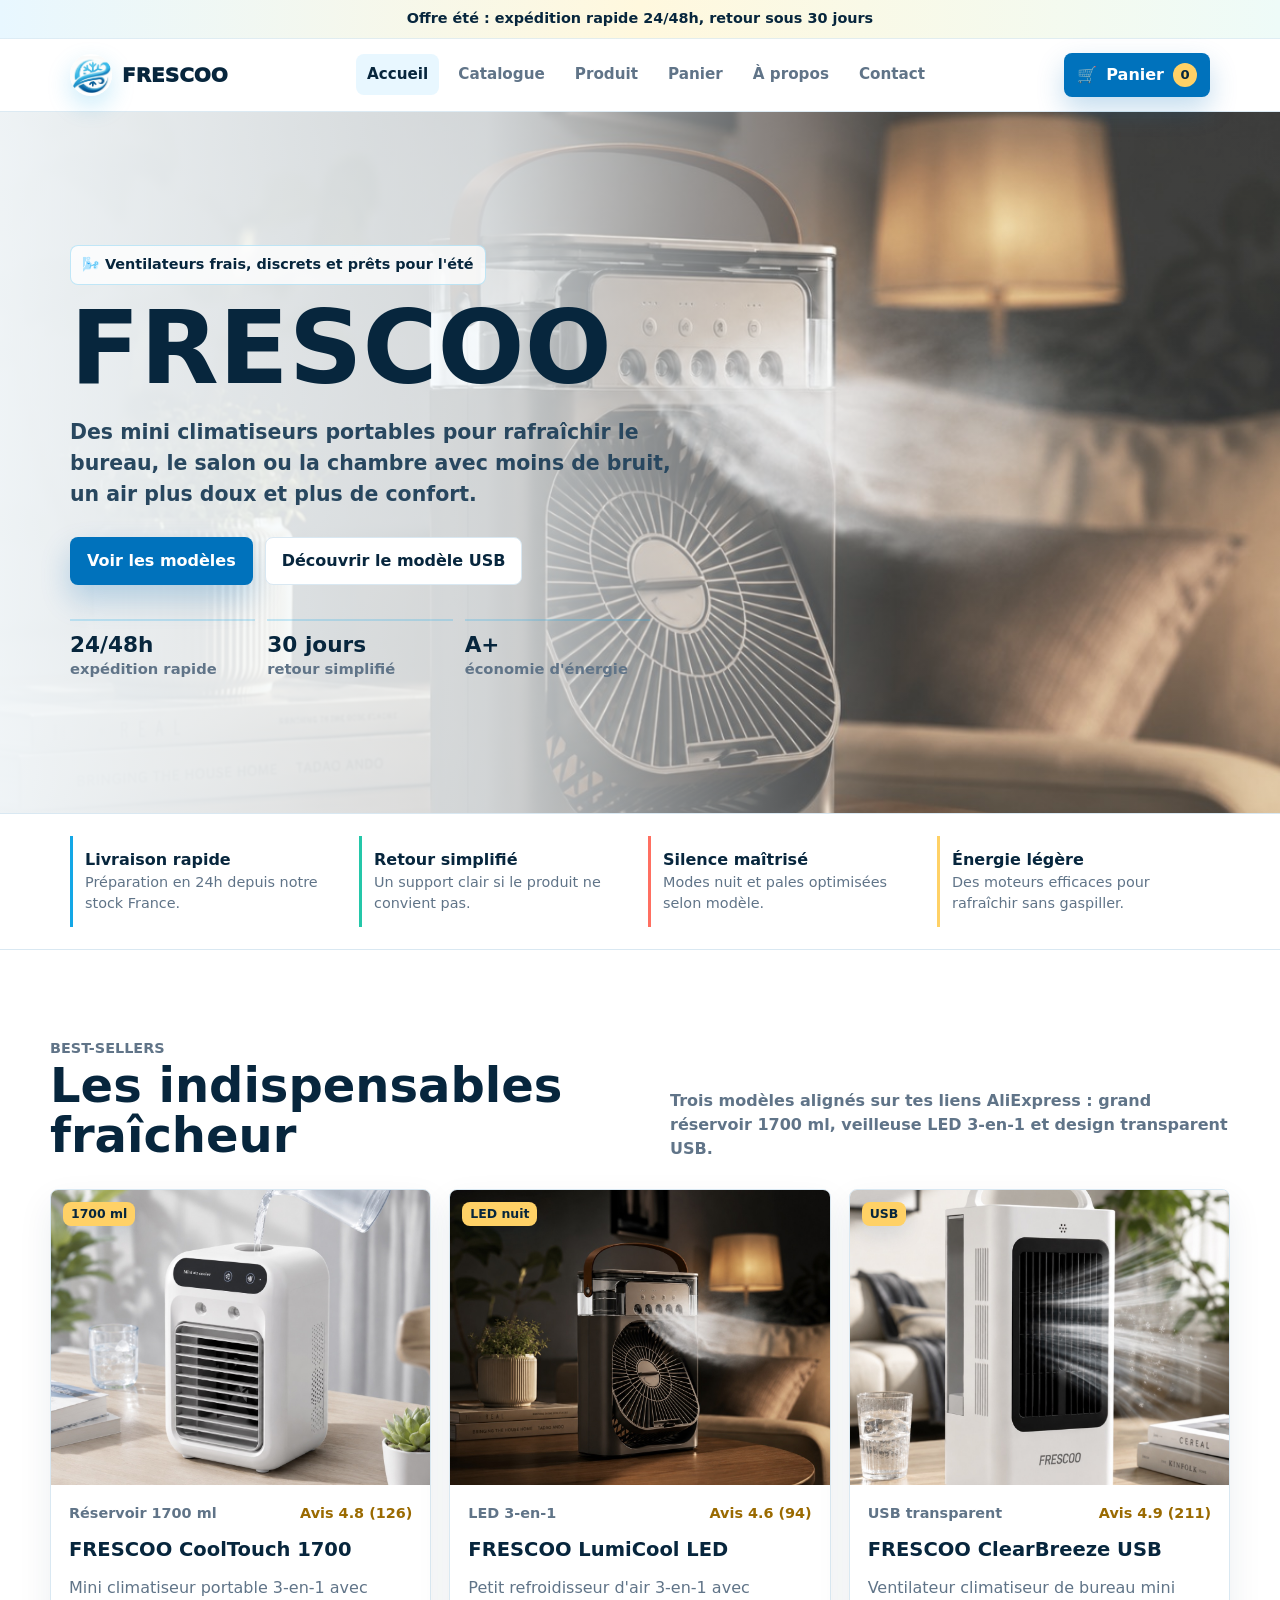
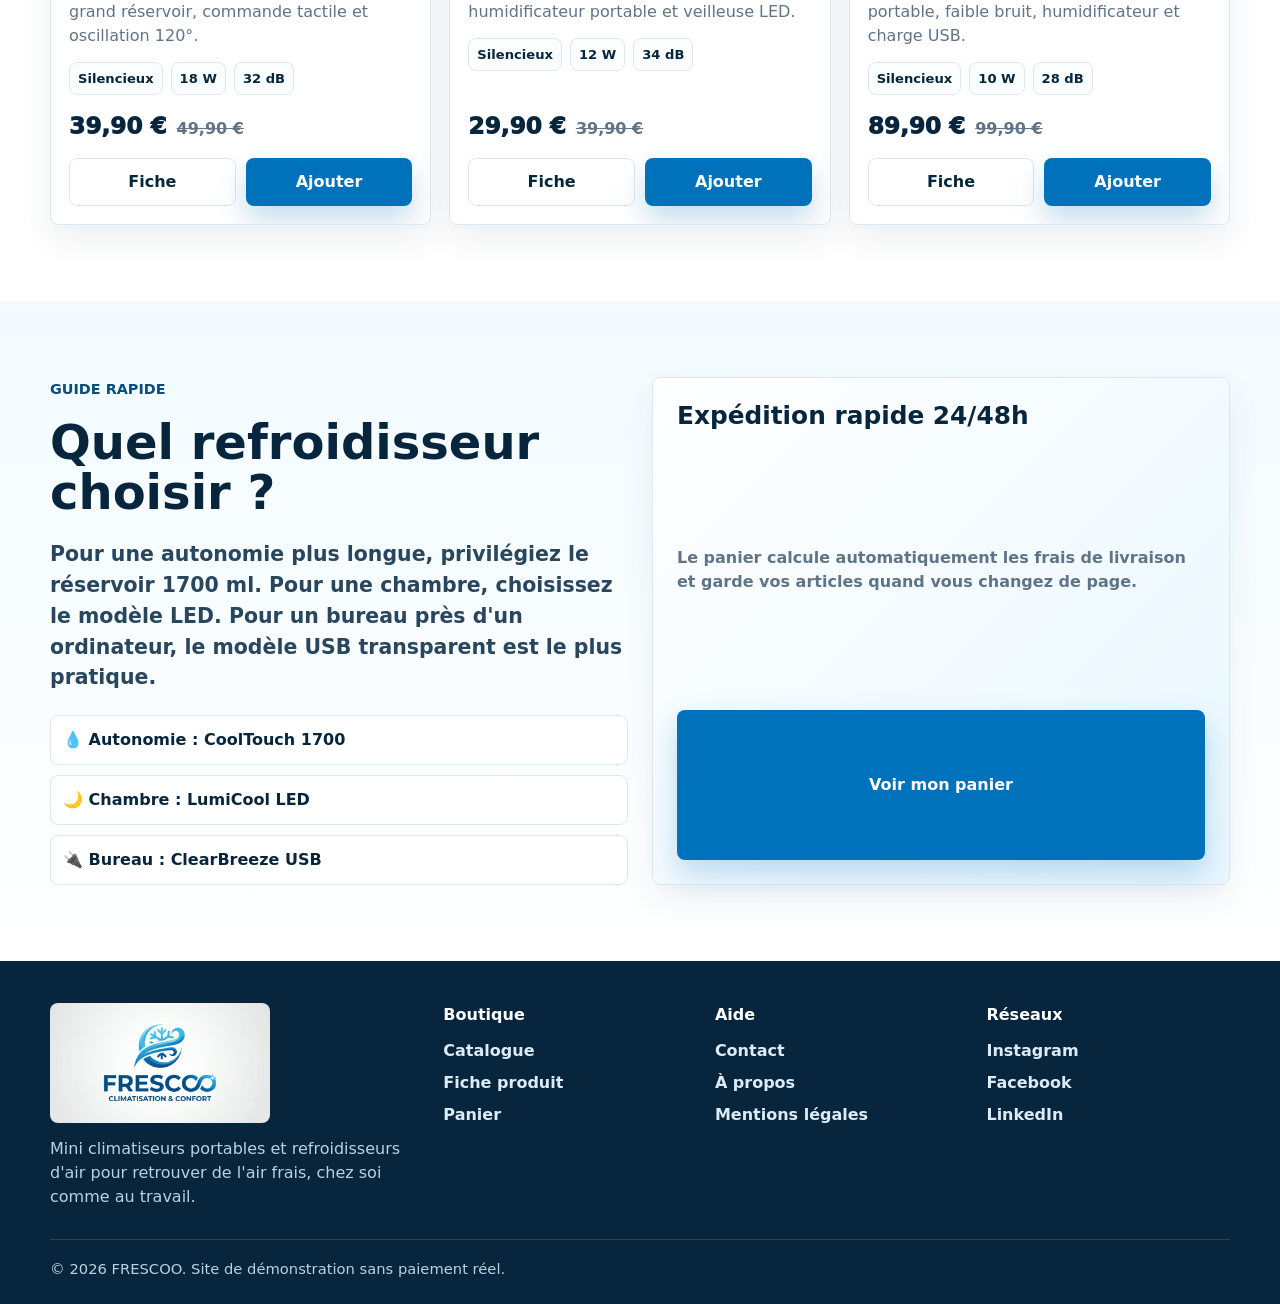
<file: index.html>
﻿<!DOCTYPE html>
<html lang="fr">
<head>
  <meta charset="UTF-8" />
  <meta name="viewport" content="width=device-width, initial-scale=1.0" />
  <meta name="description" content="FRESCOO vend des mini climatiseurs portables, refroidisseurs d'air et humidificateurs pour la maison et le bureau." />
  <title>FRESCOO - Accueil</title>
  <link rel="stylesheet" href="css/style.css" />
  <script src="js/data.js?v=4" charset="UTF-8" defer></script>
  <script src="js/payment-config.js?v=4" charset="UTF-8" defer></script>
  <script src="js/app.js?v=4" charset="UTF-8" defer></script>
</head>
<body data-page="accueil">
  <a class="skip-link" href="#contenu">Aller au contenu</a>

  <header class="site-header">
    <div class="announcement">Offre été : expédition rapide 24/48h, retour sous 30 jours</div>
    <nav class="navbar" aria-label="Navigation principale">
      <a class="brand" href="index.html" aria-label="Accueil FRESCOO">
        <img class="brand-logo" src="assets/logo-sans-texte.png" alt="" aria-hidden="true" />
        <span>FRESCOO</span>
      </a>
      <div class="nav-links">
        <a class="nav-link" data-page="accueil" href="index.html">Accueil</a>
        <a class="nav-link" data-page="catalogue" href="catalogue.html">Catalogue</a>
        <a class="nav-link" data-page="produit" href="produit.html">Produit</a>
        <a class="nav-link" data-page="panier" href="panier.html">Panier</a>
        <a class="nav-link" data-page="apropos" href="apropos.html">À propos</a>
        <a class="nav-link" data-page="contact" href="contact.html">Contact</a>
      </div>
      <a class="cart-button" href="panier.html" aria-label="Voir le panier">
        <span aria-hidden="true">🛒</span>
        <span>Panier</span>
        <span class="cart-count">0</span>
      </a>
    </nav>
  </header>

  <main id="contenu">
    <section class="hero">
      <div class="hero-content">
        <div class="hero-copy">
          <p class="eyebrow">🌬️ Ventilateurs frais, discrets et prêts pour l'été</p>
          <h1>FRESCOO</h1>
          <p class="hero-subtitle">Des mini climatiseurs portables pour rafraîchir le bureau, le salon ou la chambre avec moins de bruit, un air plus doux et plus de confort.</p>
          <div class="hero-actions">
            <a class="btn btn-primary" href="catalogue.html">Voir les modèles</a>
            <a class="btn btn-secondary" href="produit.html?id=clearbreeze-usb">Découvrir le modèle USB</a>
          </div>
          <div class="hero-metrics" aria-label="Avantages principaux">
            <div>
              <strong>24/48h</strong>
              <span>expédition rapide</span>
            </div>
            <div>
              <strong>30 jours</strong>
              <span>retour simplifié</span>
            </div>
            <div>
              <strong>A+</strong>
              <span>économie d'énergie</span>
            </div>
          </div>
        </div>
      </div>
    </section>

    <section class="benefits" aria-label="Arguments de vente">
      <div class="benefits-grid">
        <article class="benefit">
          <div>
            <strong>Livraison rapide</strong>
            <span>Préparation en 24h depuis notre stock France.</span>
          </div>
        </article>
        <article class="benefit">
          <div>
            <strong>Retour simplifié</strong>
            <span>Un support clair si le produit ne convient pas.</span>
          </div>
        </article>
        <article class="benefit">
          <div>
            <strong>Silence maîtrisé</strong>
            <span>Modes nuit et pales optimisées selon modèle.</span>
          </div>
        </article>
        <article class="benefit">
          <div>
            <strong>Énergie légère</strong>
            <span>Des moteurs efficaces pour rafraîchir sans gaspiller.</span>
          </div>
        </article>
      </div>
    </section>

    <section class="section">
      <div class="section-inner">
        <div class="section-heading">
          <div>
            <p class="section-kicker">Best-sellers</p>
            <h2>Les indispensables fraîcheur</h2>
          </div>
          <p>Trois modèles alignés sur tes liens AliExpress : grand réservoir 1700 ml, veilleuse LED 3-en-1 et design transparent USB.</p>
        </div>
        <div class="product-grid" id="bestSellerGrid" aria-live="polite"></div>
      </div>
    </section>

    <section class="section section-tint">
      <div class="section-inner split-panel">
        <div>
          <p class="section-kicker">Guide rapide</p>
          <h2>Quel refroidisseur choisir ?</h2>
          <p class="lead">Pour une autonomie plus longue, privilégiez le réservoir 1700 ml. Pour une chambre, choisissez le modèle LED. Pour un bureau près d'un ordinateur, le modèle USB transparent est le plus pratique.</p>
          <div class="quick-list">
            <span>💧 Autonomie : CoolTouch 1700</span>
            <span>🌙 Chambre : LumiCool LED</span>
            <span>🔌 Bureau : ClearBreeze USB</span>
          </div>
        </div>
        <div class="promo-panel">
          <strong>Expédition rapide 24/48h</strong>
          <span>Le panier calcule automatiquement les frais de livraison et garde vos articles quand vous changez de page.</span>
          <a class="btn btn-primary" href="panier.html">Voir mon panier</a>
        </div>
      </div>
    </section>
  </main>

  <footer class="site-footer">
    <div class="footer-inner">
      <div>
        <img class="footer-logo" src="assets/logo.png" alt="FRESCOO Climatisation & Confort" />
        <p>Mini climatiseurs portables et refroidisseurs d'air pour retrouver de l'air frais, chez soi comme au travail.</p>
      </div>
      <div>
        <h4>Boutique</h4>
        <a href="catalogue.html">Catalogue</a>
        <a href="produit.html">Fiche produit</a>
        <a href="panier.html">Panier</a>
      </div>
      <div>
        <h4>Aide</h4>
        <a href="contact.html">Contact</a>
        <a href="apropos.html">À propos</a>
        <a href="apropos.html#mentions">Mentions légales</a>
      </div>
      <div>
        <h4>Réseaux</h4>
        <a href="https://www.instagram.com/" target="_blank" rel="noreferrer">Instagram</a>
        <a href="https://www.facebook.com/" target="_blank" rel="noreferrer">Facebook</a>
        <a href="https://www.linkedin.com/" target="_blank" rel="noreferrer">LinkedIn</a>
      </div>
    </div>
    <p class="footer-bottom">© 2026 FRESCOO. Site de démonstration sans paiement réel.</p>
  </footer>

  <div class="toast" id="toast" role="status" aria-live="polite"></div>
</body>
</html>
</file>
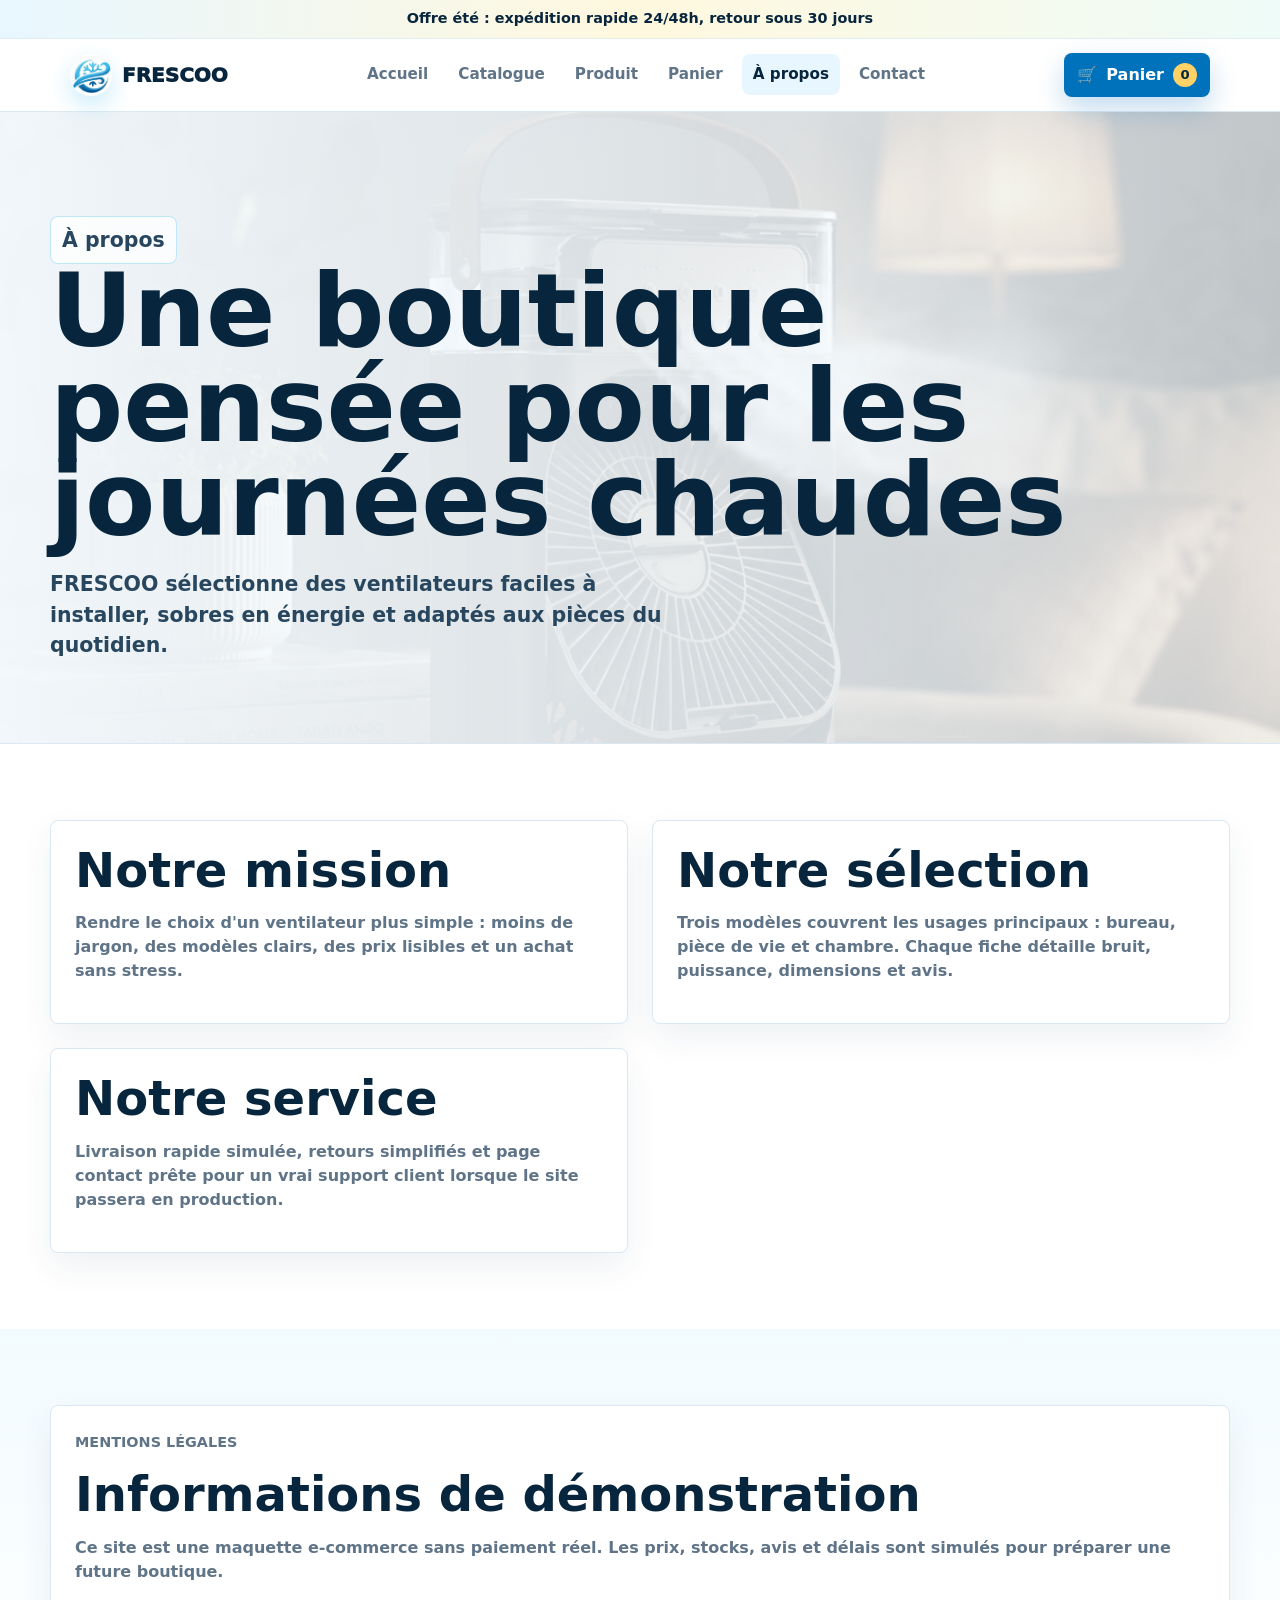
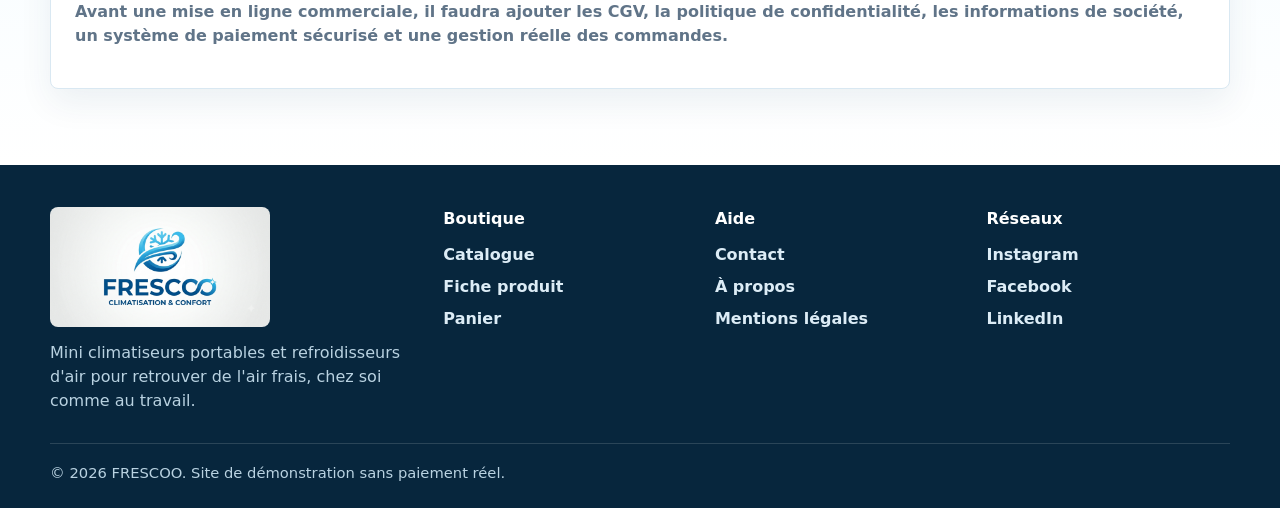
<file: apropos.html>
﻿<!DOCTYPE html>
<html lang="fr">
<head>
  <meta charset="UTF-8" />
  <meta name="viewport" content="width=device-width, initial-scale=1.0" />
  <meta name="description" content="À propos de FRESCOO, boutique de mini climatiseurs portables pour la maison et le bureau." />
  <title>FRESCOO - À propos</title>
  <link rel="stylesheet" href="css/style.css" />
  <script src="js/data.js?v=4" charset="UTF-8" defer></script>
  <script src="js/payment-config.js?v=4" charset="UTF-8" defer></script>
  <script src="js/app.js?v=4" charset="UTF-8" defer></script>
</head>
<body data-page="apropos">
  <a class="skip-link" href="#contenu">Aller au contenu</a>

  <header class="site-header">
    <div class="announcement">Offre été : expédition rapide 24/48h, retour sous 30 jours</div>
    <nav class="navbar" aria-label="Navigation principale">
      <a class="brand" href="index.html" aria-label="Accueil FRESCOO">
        <img class="brand-logo" src="assets/logo-sans-texte.png" alt="" aria-hidden="true" />
        <span>FRESCOO</span>
      </a>
      <div class="nav-links">
        <a class="nav-link" data-page="accueil" href="index.html">Accueil</a>
        <a class="nav-link" data-page="catalogue" href="catalogue.html">Catalogue</a>
        <a class="nav-link" data-page="produit" href="produit.html">Produit</a>
        <a class="nav-link" data-page="panier" href="panier.html">Panier</a>
        <a class="nav-link" data-page="apropos" href="apropos.html">À propos</a>
        <a class="nav-link" data-page="contact" href="contact.html">Contact</a>
      </div>
      <a class="cart-button" href="panier.html" aria-label="Voir le panier">
        <span aria-hidden="true">🛒</span>
        <span>Panier</span>
        <span class="cart-count">0</span>
      </a>
    </nav>
  </header>

  <main id="contenu">
    <section class="page-hero">
      <div class="section-inner">
        <p class="eyebrow">À propos</p>
        <h1>Une boutique pensée pour les journées chaudes</h1>
        <p>FRESCOO sélectionne des ventilateurs faciles à installer, sobres en énergie et adaptés aux pièces du quotidien.</p>
      </div>
    </section>

    <section class="section">
      <div class="section-inner info-grid">
        <article class="info-card">
          <h2>Notre mission</h2>
          <p>Rendre le choix d'un ventilateur plus simple : moins de jargon, des modèles clairs, des prix lisibles et un achat sans stress.</p>
        </article>
        <article class="info-card">
          <h2>Notre sélection</h2>
          <p>Trois modèles couvrent les usages principaux : bureau, pièce de vie et chambre. Chaque fiche détaille bruit, puissance, dimensions et avis.</p>
        </article>
        <article class="info-card">
          <h2>Notre service</h2>
          <p>Livraison rapide simulée, retours simplifiés et page contact prête pour un vrai support client lorsque le site passera en production.</p>
        </article>
      </div>
    </section>

    <section class="section section-tint" id="mentions">
      <div class="section-inner legal-block">
        <p class="section-kicker">Mentions légales</p>
        <h2>Informations de démonstration</h2>
        <p>Ce site est une maquette e-commerce sans paiement réel. Les prix, stocks, avis et délais sont simulés pour préparer une future boutique.</p>
        <p>Avant une mise en ligne commerciale, il faudra ajouter les CGV, la politique de confidentialité, les informations de société, un système de paiement sécurisé et une gestion réelle des commandes.</p>
      </div>
    </section>
  </main>

  <footer class="site-footer">
    <div class="footer-inner">
      <div>
        <img class="footer-logo" src="assets/logo.png" alt="FRESCOO Climatisation & Confort" />
        <p>Mini climatiseurs portables et refroidisseurs d'air pour retrouver de l'air frais, chez soi comme au travail.</p>
      </div>
      <div>
        <h4>Boutique</h4>
        <a href="catalogue.html">Catalogue</a>
        <a href="produit.html">Fiche produit</a>
        <a href="panier.html">Panier</a>
      </div>
      <div>
        <h4>Aide</h4>
        <a href="contact.html">Contact</a>
        <a href="apropos.html">À propos</a>
        <a href="apropos.html#mentions">Mentions légales</a>
      </div>
      <div>
        <h4>Réseaux</h4>
        <a href="https://www.instagram.com/" target="_blank" rel="noreferrer">Instagram</a>
        <a href="https://www.facebook.com/" target="_blank" rel="noreferrer">Facebook</a>
        <a href="https://www.linkedin.com/" target="_blank" rel="noreferrer">LinkedIn</a>
      </div>
    </div>
    <p class="footer-bottom">© 2026 FRESCOO. Site de démonstration sans paiement réel.</p>
  </footer>

  <div class="toast" id="toast" role="status" aria-live="polite"></div>
</body>
</html>
</file>
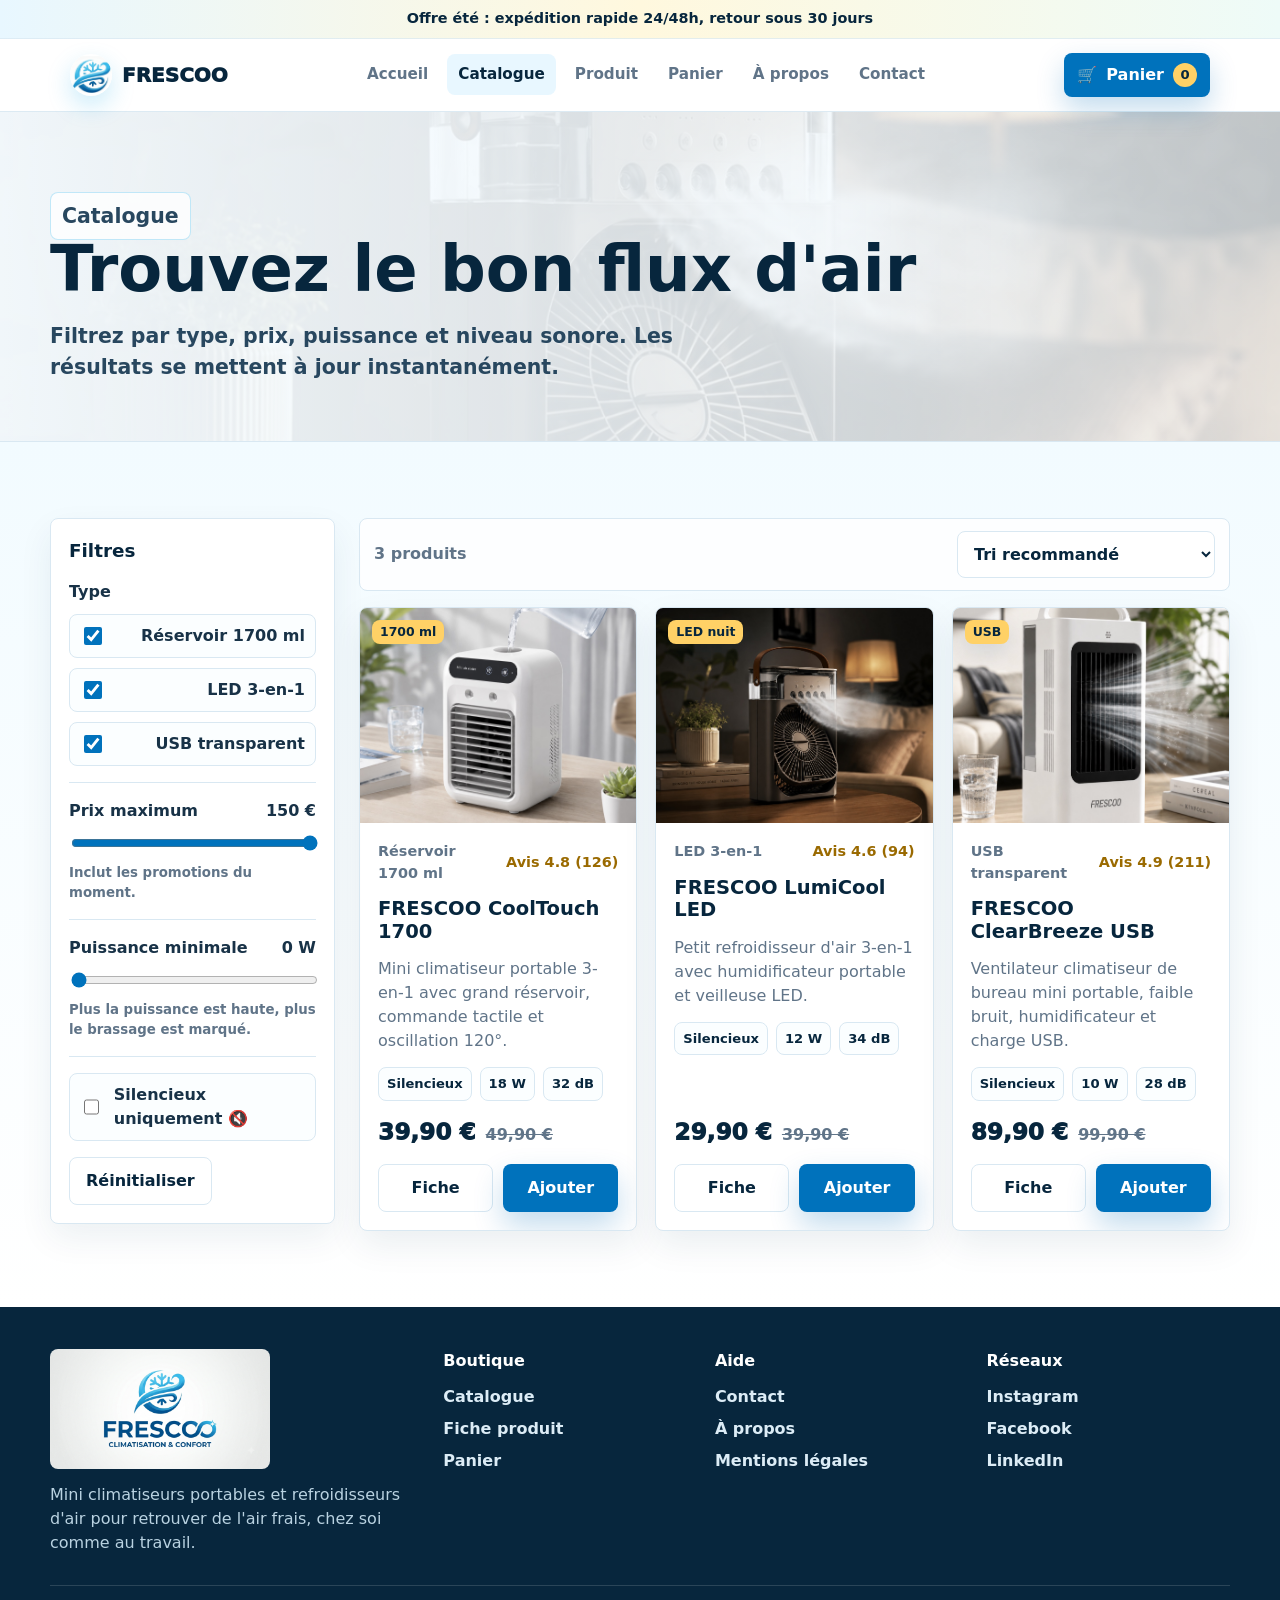
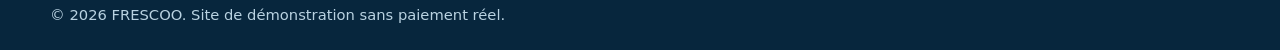
<file: catalogue.html>
﻿<!DOCTYPE html>
<html lang="fr">
<head>
  <meta charset="UTF-8" />
  <meta name="viewport" content="width=device-width, initial-scale=1.0" />
  <meta name="description" content="Catalogue FRESCOO : mini climatiseurs portables, refroidisseurs d'air et humidificateurs avec filtres fonctionnels." />
  <title>FRESCOO - Catalogue</title>
  <link rel="stylesheet" href="css/style.css" />
  <script src="js/data.js?v=4" charset="UTF-8" defer></script>
  <script src="js/payment-config.js?v=4" charset="UTF-8" defer></script>
  <script src="js/app.js?v=4" charset="UTF-8" defer></script>
</head>
<body data-page="catalogue">
  <a class="skip-link" href="#contenu">Aller au contenu</a>

  <header class="site-header">
    <div class="announcement">Offre été : expédition rapide 24/48h, retour sous 30 jours</div>
    <nav class="navbar" aria-label="Navigation principale">
      <a class="brand" href="index.html" aria-label="Accueil FRESCOO">
        <img class="brand-logo" src="assets/logo-sans-texte.png" alt="" aria-hidden="true" />
        <span>FRESCOO</span>
      </a>
      <div class="nav-links">
        <a class="nav-link" data-page="accueil" href="index.html">Accueil</a>
        <a class="nav-link" data-page="catalogue" href="catalogue.html">Catalogue</a>
        <a class="nav-link" data-page="produit" href="produit.html">Produit</a>
        <a class="nav-link" data-page="panier" href="panier.html">Panier</a>
        <a class="nav-link" data-page="apropos" href="apropos.html">À propos</a>
        <a class="nav-link" data-page="contact" href="contact.html">Contact</a>
      </div>
      <a class="cart-button" href="panier.html" aria-label="Voir le panier">
        <span aria-hidden="true">🛒</span>
        <span>Panier</span>
        <span class="cart-count">0</span>
      </a>
    </nav>
  </header>

  <main id="contenu">
    <section class="page-hero page-hero-small">
      <div class="section-inner">
        <p class="eyebrow">Catalogue</p>
        <h1>Trouvez le bon flux d'air</h1>
        <p>Filtrez par type, prix, puissance et niveau sonore. Les résultats se mettent à jour instantanément.</p>
      </div>
    </section>

    <section class="section section-tint">
      <div class="section-inner catalog-layout">
        <aside class="filters" aria-label="Filtres produits">
          <h2>Filtres</h2>
          <div class="filter-group">
            <strong>Type</strong>
            <label class="check-row">
              <input type="checkbox" value="Réservoir 1700 ml" data-type-filter checked />
              <span>Réservoir 1700 ml</span>
            </label>
            <label class="check-row">
              <input type="checkbox" value="LED 3-en-1" data-type-filter checked />
              <span>LED 3-en-1</span>
            </label>
            <label class="check-row">
              <input type="checkbox" value="USB transparent" data-type-filter checked />
              <span>USB transparent</span>
            </label>
          </div>

          <div class="filter-group">
            <label for="priceRange">
              <span>Prix maximum</span>
              <strong id="priceValue">150 €</strong>
            </label>
            <input id="priceRange" type="range" min="35" max="150" step="5" value="150" />
            <small>Inclut les promotions du moment.</small>
          </div>

          <div class="filter-group">
            <label for="powerRange">
              <span>Puissance minimale</span>
              <strong id="powerValue">0 W</strong>
            </label>
            <input id="powerRange" type="range" min="0" max="60" step="5" value="0" />
            <small>Plus la puissance est haute, plus le brassage est marqué.</small>
          </div>

          <div class="filter-group">
            <label class="check-row">
              <input id="silentOnly" type="checkbox" />
              <span>Silencieux uniquement 🔇</span>
            </label>
          </div>

          <button class="btn btn-secondary" id="clearFilters" type="button">Réinitialiser</button>
        </aside>

        <div class="catalog-main">
          <div class="catalog-toolbar">
            <p id="resultCount">3 produits</p>
            <label>
              <span class="sr-only">Trier les produits</span>
              <select class="select" id="sortSelect">
                <option value="featured">Tri recommandé</option>
                <option value="price-asc">Prix croissant</option>
                <option value="price-desc">Prix décroissant</option>
                <option value="power-desc">Puissance décroissante</option>
                <option value="rating-desc">Avis clients</option>
              </select>
            </label>
          </div>
          <div class="empty-state" id="emptyState">Aucun refroidisseur ne correspond à ces filtres pour l'instant.</div>
          <div class="product-grid" id="productGrid" aria-live="polite"></div>
        </div>
      </div>
    </section>
  </main>

  <footer class="site-footer">
    <div class="footer-inner">
      <div>
        <img class="footer-logo" src="assets/logo.png" alt="FRESCOO Climatisation & Confort" />
        <p>Mini climatiseurs portables et refroidisseurs d'air pour retrouver de l'air frais, chez soi comme au travail.</p>
      </div>
      <div>
        <h4>Boutique</h4>
        <a href="catalogue.html">Catalogue</a>
        <a href="produit.html">Fiche produit</a>
        <a href="panier.html">Panier</a>
      </div>
      <div>
        <h4>Aide</h4>
        <a href="contact.html">Contact</a>
        <a href="apropos.html">À propos</a>
        <a href="apropos.html#mentions">Mentions légales</a>
      </div>
      <div>
        <h4>Réseaux</h4>
        <a href="https://www.instagram.com/" target="_blank" rel="noreferrer">Instagram</a>
        <a href="https://www.facebook.com/" target="_blank" rel="noreferrer">Facebook</a>
        <a href="https://www.linkedin.com/" target="_blank" rel="noreferrer">LinkedIn</a>
      </div>
    </div>
    <p class="footer-bottom">© 2026 FRESCOO. Site de démonstration sans paiement réel.</p>
  </footer>

  <div class="toast" id="toast" role="status" aria-live="polite"></div>
</body>
</html>
</file>
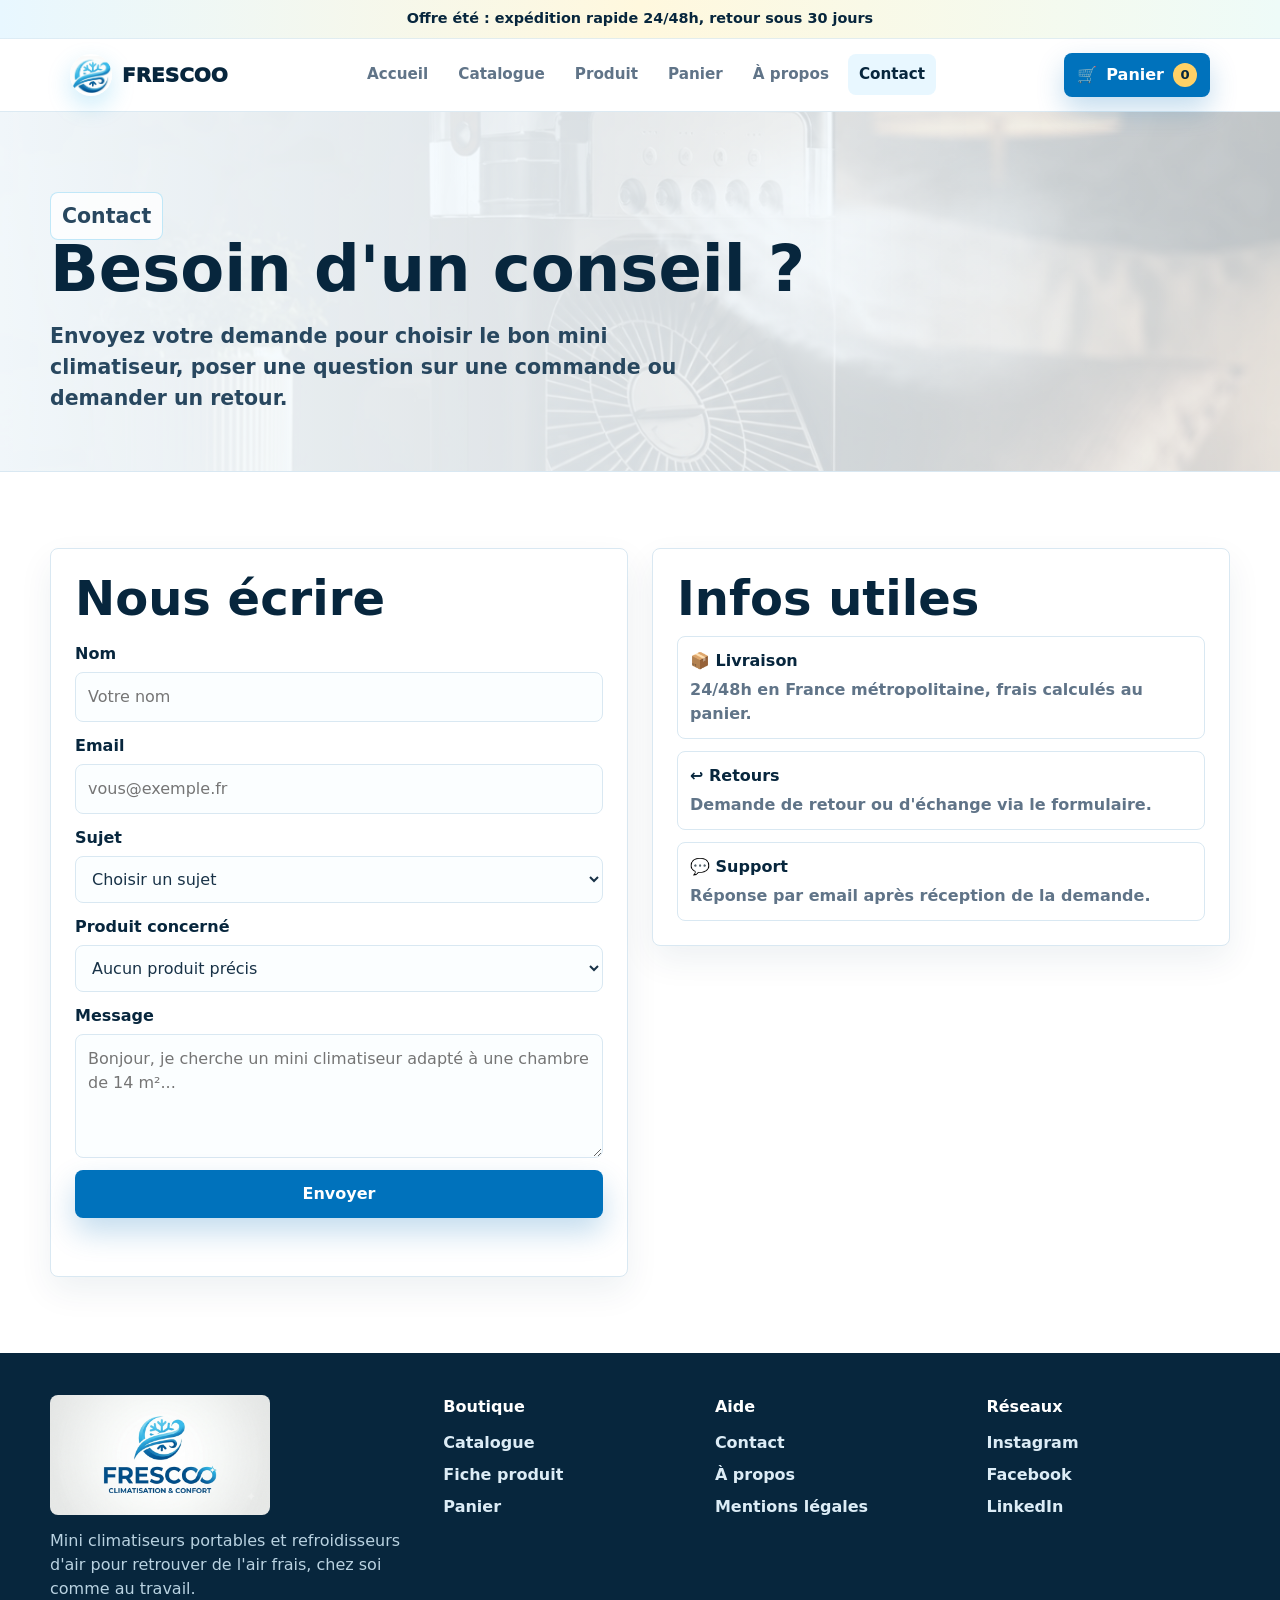
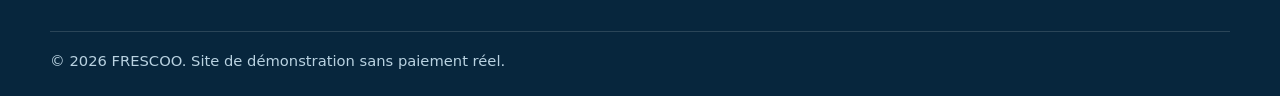
<file: contact.html>
﻿<!DOCTYPE html>
<html lang="fr">
<head>
  <meta charset="UTF-8" />
  <meta name="viewport" content="width=device-width, initial-scale=1.0" />
  <meta name="description" content="Contactez FRESCOO pour choisir un mini climatiseur portable adapté à votre maison ou votre bureau." />
  <title>FRESCOO - Contact</title>
  <link rel="stylesheet" href="css/style.css" />
  <script src="js/data.js?v=4" charset="UTF-8" defer></script>
  <script src="js/payment-config.js?v=4" charset="UTF-8" defer></script>
  <script src="js/app.js?v=4" charset="UTF-8" defer></script>
</head>
<body data-page="contact">
  <a class="skip-link" href="#contenu">Aller au contenu</a>

  <header class="site-header">
    <div class="announcement">Offre été : expédition rapide 24/48h, retour sous 30 jours</div>
    <nav class="navbar" aria-label="Navigation principale">
      <a class="brand" href="index.html" aria-label="Accueil FRESCOO">
        <img class="brand-logo" src="assets/logo-sans-texte.png" alt="" aria-hidden="true" />
        <span>FRESCOO</span>
      </a>
      <div class="nav-links">
        <a class="nav-link" data-page="accueil" href="index.html">Accueil</a>
        <a class="nav-link" data-page="catalogue" href="catalogue.html">Catalogue</a>
        <a class="nav-link" data-page="produit" href="produit.html">Produit</a>
        <a class="nav-link" data-page="panier" href="panier.html">Panier</a>
        <a class="nav-link" data-page="apropos" href="apropos.html">À propos</a>
        <a class="nav-link" data-page="contact" href="contact.html">Contact</a>
      </div>
      <a class="cart-button" href="panier.html" aria-label="Voir le panier">
        <span aria-hidden="true">🛒</span>
        <span>Panier</span>
        <span class="cart-count">0</span>
      </a>
    </nav>
  </header>

  <main id="contenu">
    <section class="page-hero page-hero-small">
      <div class="section-inner">
        <p class="eyebrow">Contact</p>
        <h1>Besoin d'un conseil ?</h1>
        <p>Envoyez votre demande pour choisir le bon mini climatiseur, poser une question sur une commande ou demander un retour.</p>
      </div>
    </section>

    <section class="section">
      <div class="section-inner contact-layout">
        <article class="contact-card">
          <h2>Nous écrire</h2>
          <form class="contact-form" id="contactForm">
            <div class="field">
              <label for="name">Nom</label>
              <input id="name" name="name" type="text" placeholder="Votre nom" required />
            </div>
            <div class="field">
              <label for="email">Email</label>
              <input id="email" name="email" type="email" placeholder="vous@exemple.fr" required />
            </div>
            <div class="field">
              <label for="topic">Sujet</label>
              <select id="topic" name="topic" required>
                <option value="">Choisir un sujet</option>
                <option>Conseil avant achat</option>
                <option>Livraison</option>
                <option>Retour ou échange</option>
                <option>Question sur un produit</option>
                <option>Autre demande</option>
              </select>
            </div>
            <div class="field">
              <label for="product">Produit concerné</label>
              <select id="product" name="product">
                <option value="">Aucun produit précis</option>
              </select>
            </div>
            <div class="field">
              <label for="message">Message</label>
              <textarea id="message" name="message" placeholder="Bonjour, je cherche un mini climatiseur adapté à une chambre de 14 m²..." required></textarea>
            </div>
            <button class="btn btn-primary" type="submit">Envoyer</button>
            <p class="form-message" id="formMessage" role="status" aria-live="polite"></p>
          </form>
        </article>

        <aside class="contact-aside">
          <h2>Infos utiles</h2>
          <div class="contact-info">
            <strong>📦 Livraison</strong>
            <span>24/48h en France métropolitaine, frais calculés au panier.</span>
          </div>
          <div class="contact-info">
            <strong>↩️ Retours</strong>
            <span>Demande de retour ou d'échange via le formulaire.</span>
          </div>
          <div class="contact-info">
            <strong>💬 Support</strong>
            <span>Réponse par email après réception de la demande.</span>
          </div>
        </aside>
      </div>
    </section>
  </main>

  <footer class="site-footer">
    <div class="footer-inner">
      <div>
        <img class="footer-logo" src="assets/logo.png" alt="FRESCOO Climatisation & Confort" />
        <p>Mini climatiseurs portables et refroidisseurs d'air pour retrouver de l'air frais, chez soi comme au travail.</p>
      </div>
      <div>
        <h4>Boutique</h4>
        <a href="catalogue.html">Catalogue</a>
        <a href="produit.html">Fiche produit</a>
        <a href="panier.html">Panier</a>
      </div>
      <div>
        <h4>Aide</h4>
        <a href="contact.html">Contact</a>
        <a href="apropos.html">À propos</a>
        <a href="apropos.html#mentions">Mentions légales</a>
      </div>
      <div>
        <h4>Réseaux</h4>
        <a href="https://www.instagram.com/" target="_blank" rel="noreferrer">Instagram</a>
        <a href="https://www.facebook.com/" target="_blank" rel="noreferrer">Facebook</a>
        <a href="https://www.linkedin.com/" target="_blank" rel="noreferrer">LinkedIn</a>
      </div>
    </div>
    <p class="footer-bottom">© 2026 FRESCOO. Site de démonstration sans paiement réel.</p>
  </footer>

  <div class="toast" id="toast" role="status" aria-live="polite"></div>
</body>
</html>
</file>
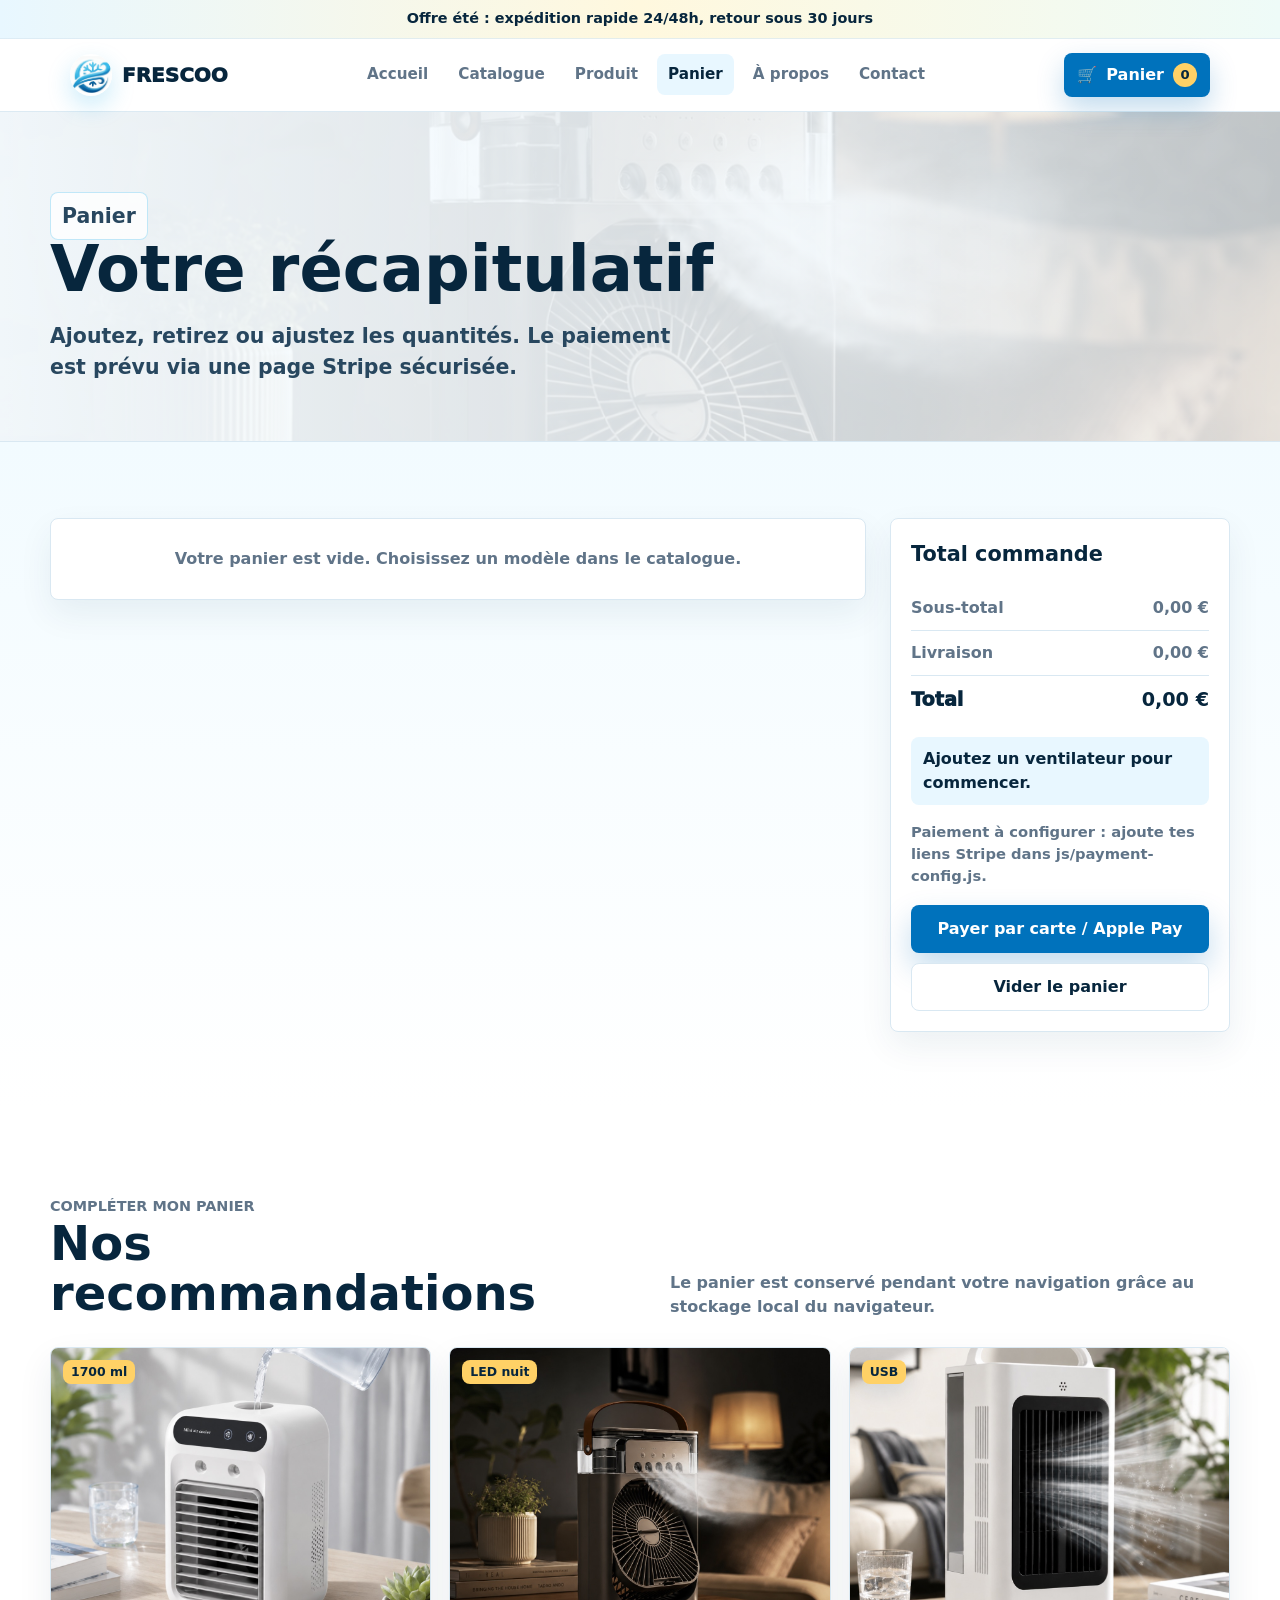
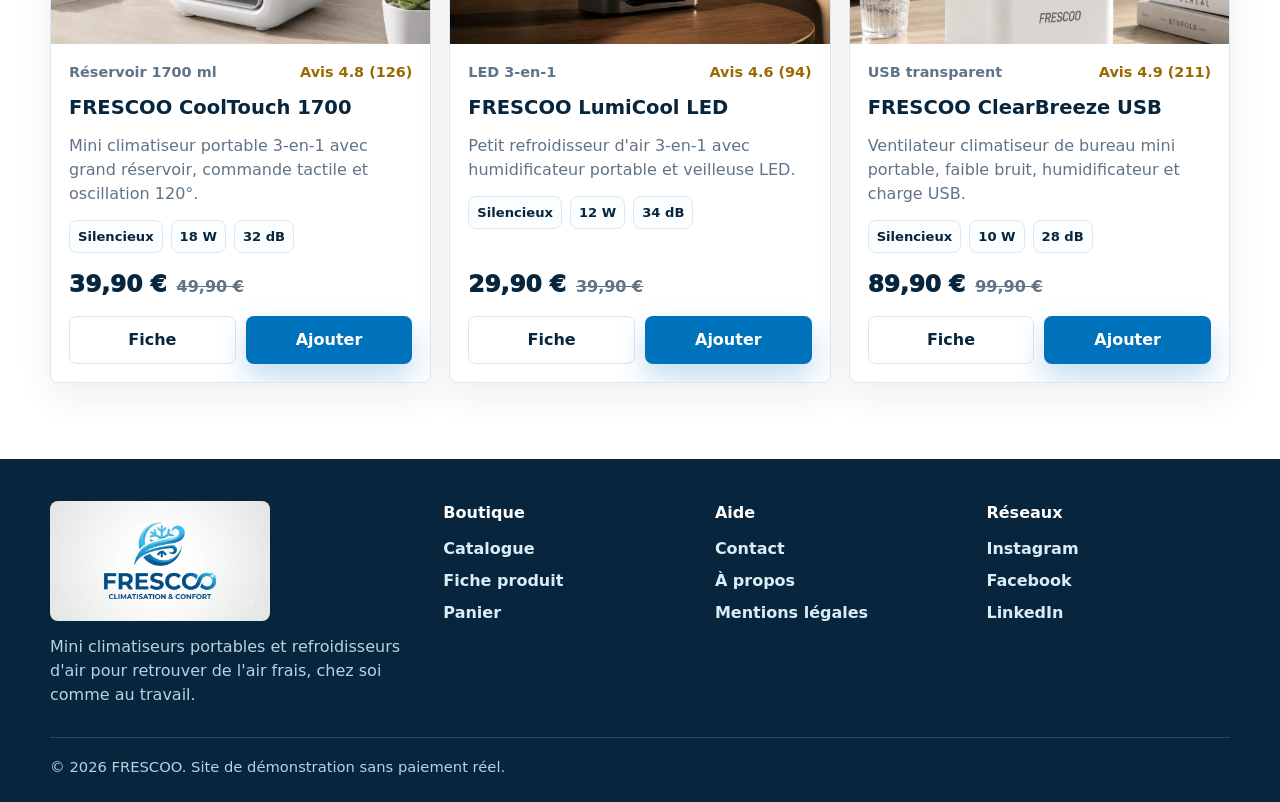
<file: panier.html>
﻿<!DOCTYPE html>
<html lang="fr">
<head>
  <meta charset="UTF-8" />
  <meta name="viewport" content="width=device-width, initial-scale=1.0" />
  <meta name="description" content="Panier FRESCOO avec récapitulatif, quantités et calcul du total." />
  <title>FRESCOO - Panier</title>
  <link rel="stylesheet" href="css/style.css" />
  <script src="js/data.js?v=4" charset="UTF-8" defer></script>
  <script src="js/payment-config.js?v=4" charset="UTF-8" defer></script>
  <script src="js/app.js?v=4" charset="UTF-8" defer></script>
</head>
<body data-page="panier">
  <a class="skip-link" href="#contenu">Aller au contenu</a>

  <header class="site-header">
    <div class="announcement">Offre été : expédition rapide 24/48h, retour sous 30 jours</div>
    <nav class="navbar" aria-label="Navigation principale">
      <a class="brand" href="index.html" aria-label="Accueil FRESCOO">
        <img class="brand-logo" src="assets/logo-sans-texte.png" alt="" aria-hidden="true" />
        <span>FRESCOO</span>
      </a>
      <div class="nav-links">
        <a class="nav-link" data-page="accueil" href="index.html">Accueil</a>
        <a class="nav-link" data-page="catalogue" href="catalogue.html">Catalogue</a>
        <a class="nav-link" data-page="produit" href="produit.html">Produit</a>
        <a class="nav-link" data-page="panier" href="panier.html">Panier</a>
        <a class="nav-link" data-page="apropos" href="apropos.html">À propos</a>
        <a class="nav-link" data-page="contact" href="contact.html">Contact</a>
      </div>
      <a class="cart-button" href="panier.html" aria-label="Voir le panier">
        <span aria-hidden="true">🛒</span>
        <span>Panier</span>
        <span class="cart-count">0</span>
      </a>
    </nav>
  </header>

  <main id="contenu">
    <section class="page-hero page-hero-small">
      <div class="section-inner">
        <p class="eyebrow">Panier</p>
        <h1>Votre récapitulatif</h1>
        <p>Ajoutez, retirez ou ajustez les quantités. Le paiement est prévu via une page Stripe sécurisée.</p>
      </div>
    </section>

    <section class="section section-tint">
      <div class="section-inner cart-layout">
        <div class="cart-list" id="cartItems" aria-live="polite"></div>
        <aside class="cart-summary" aria-label="Résumé du panier">
          <h2>Total commande</h2>
          <div class="summary-line">
            <span>Sous-total</span>
            <strong id="subtotalAmount">0 €</strong>
          </div>
          <div class="summary-line">
            <span>Livraison</span>
            <strong id="deliveryAmount">0 €</strong>
          </div>
          <div class="summary-line summary-total">
            <span>Total</span>
            <strong id="totalAmount">0 €</strong>
          </div>
          <p class="delivery-note" id="deliveryNote">Ajoutez un ventilateur pour commencer.</p>
          <p class="payment-note" id="paymentNote">Carte bancaire et Apple Pay disponibles via Stripe une fois les liens configurés.</p>
          <button class="btn btn-primary" type="button" id="checkoutButton">Payer par carte / Apple Pay</button>
          <button class="btn btn-secondary" type="button" id="clearCartButton">Vider le panier</button>
        </aside>
      </div>
    </section>

    <section class="section">
      <div class="section-inner">
        <div class="section-heading">
          <div>
            <p class="section-kicker">Compléter mon panier</p>
            <h2>Nos recommandations</h2>
          </div>
          <p>Le panier est conservé pendant votre navigation grâce au stockage local du navigateur.</p>
        </div>
        <div class="product-grid" id="cartRecommendations" aria-live="polite"></div>
      </div>
    </section>
  </main>

  <footer class="site-footer">
    <div class="footer-inner">
      <div>
        <img class="footer-logo" src="assets/logo.png" alt="FRESCOO Climatisation & Confort" />
        <p>Mini climatiseurs portables et refroidisseurs d'air pour retrouver de l'air frais, chez soi comme au travail.</p>
      </div>
      <div>
        <h4>Boutique</h4>
        <a href="catalogue.html">Catalogue</a>
        <a href="produit.html">Fiche produit</a>
        <a href="panier.html">Panier</a>
      </div>
      <div>
        <h4>Aide</h4>
        <a href="contact.html">Contact</a>
        <a href="apropos.html">À propos</a>
        <a href="apropos.html#mentions">Mentions légales</a>
      </div>
      <div>
        <h4>Réseaux</h4>
        <a href="https://www.instagram.com/" target="_blank" rel="noreferrer">Instagram</a>
        <a href="https://www.facebook.com/" target="_blank" rel="noreferrer">Facebook</a>
        <a href="https://www.linkedin.com/" target="_blank" rel="noreferrer">LinkedIn</a>
      </div>
    </div>
    <p class="footer-bottom">© 2026 FRESCOO. Site de démonstration sans paiement réel.</p>
  </footer>

  <div class="toast" id="toast" role="status" aria-live="polite"></div>
</body>
</html>
</file>
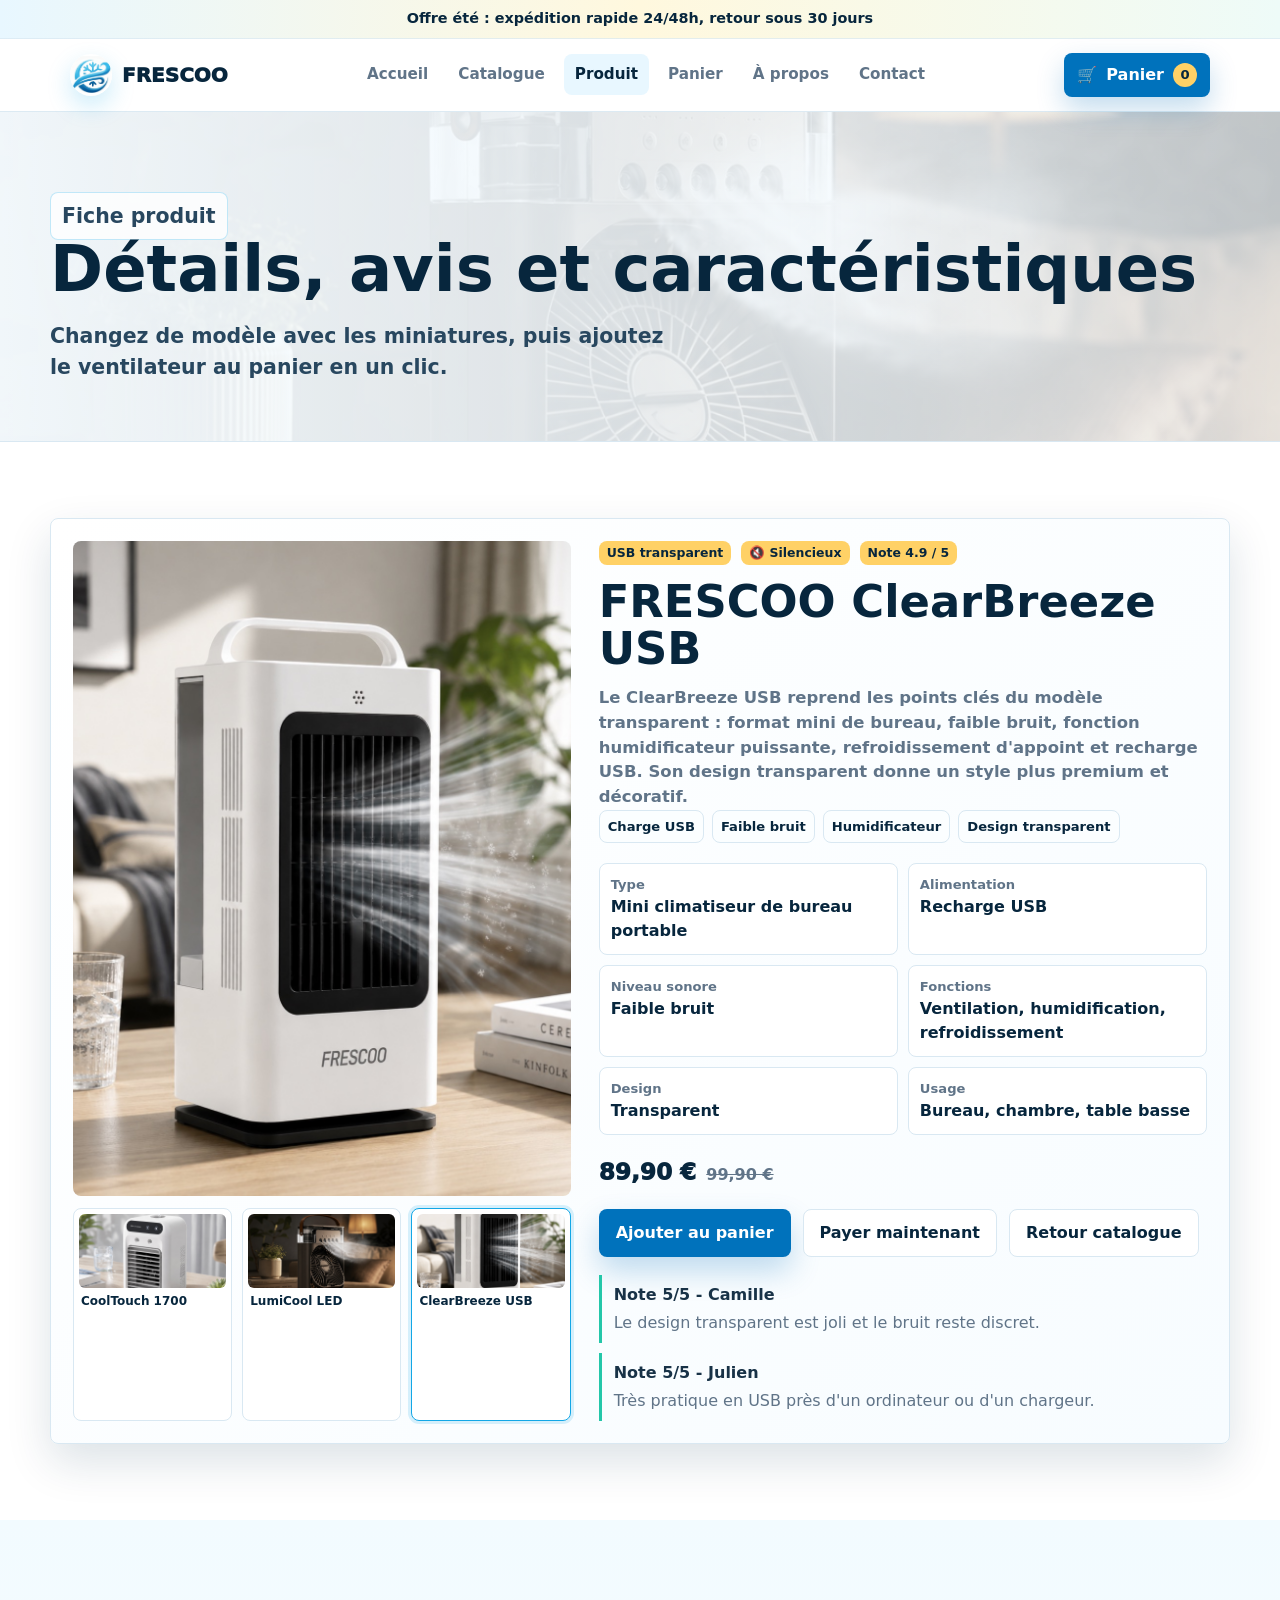
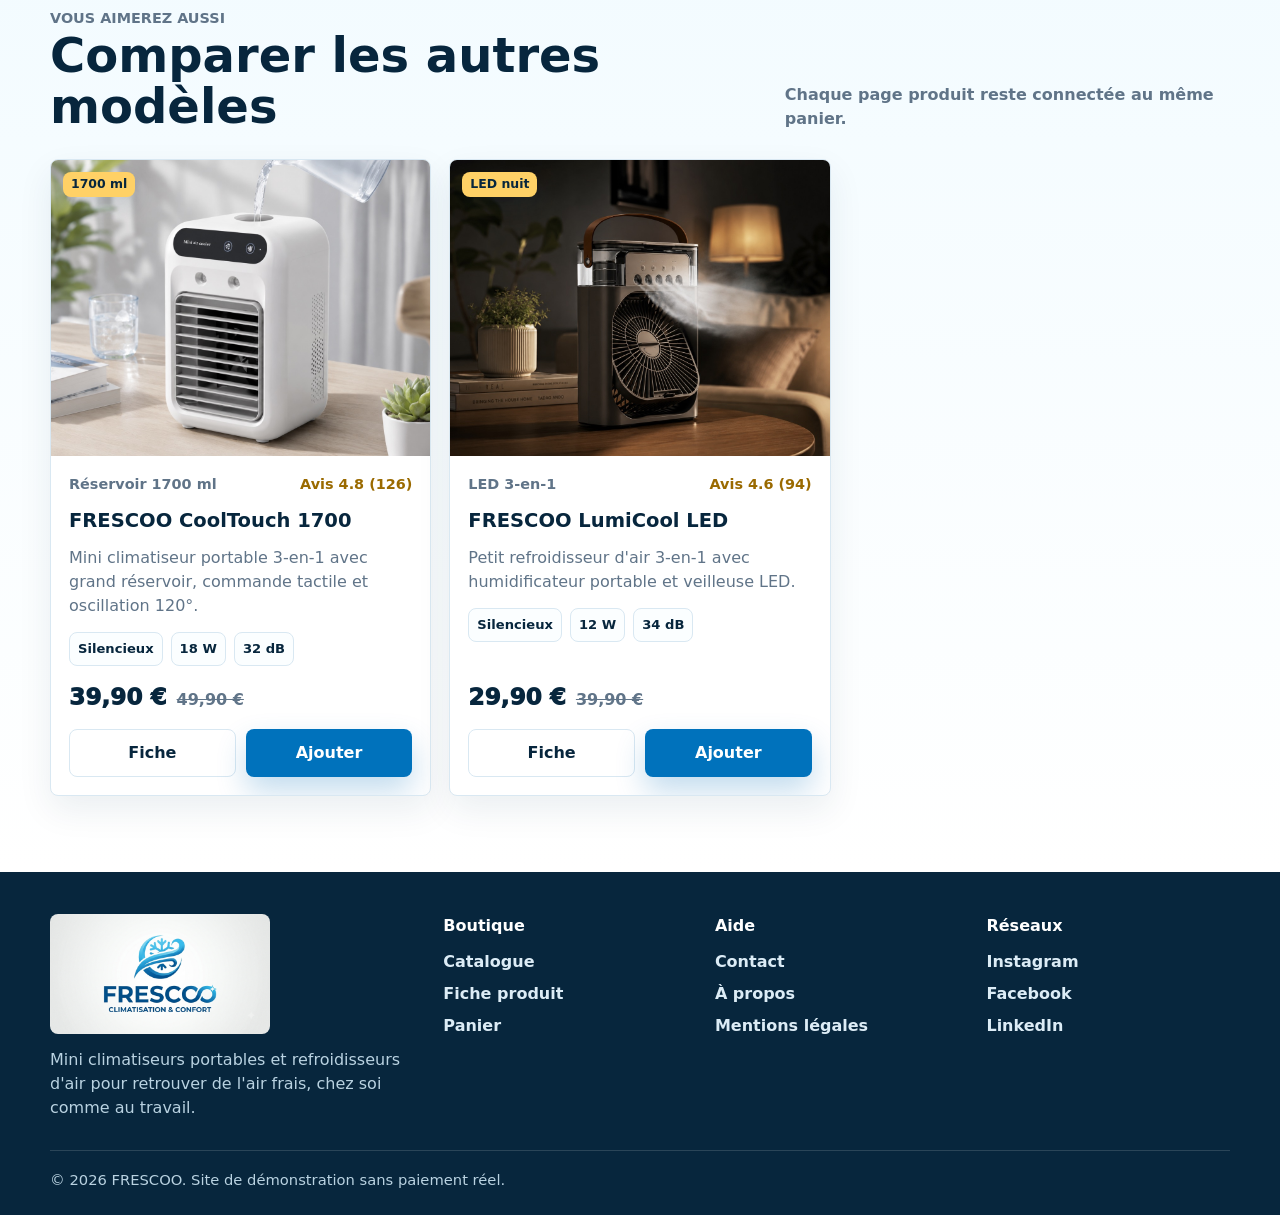
<file: produit.html>
﻿<!DOCTYPE html>
<html lang="fr">
<head>
  <meta charset="UTF-8" />
  <meta name="viewport" content="width=device-width, initial-scale=1.0" />
  <meta name="description" content="Fiche produit FRESCOO avec images, prix, caractéristiques techniques et avis clients." />
  <title>FRESCOO - Fiche produit</title>
  <link rel="stylesheet" href="css/style.css" />
  <script src="js/data.js?v=4" charset="UTF-8" defer></script>
  <script src="js/payment-config.js?v=4" charset="UTF-8" defer></script>
  <script src="js/app.js?v=4" charset="UTF-8" defer></script>
</head>
<body data-page="produit">
  <a class="skip-link" href="#contenu">Aller au contenu</a>

  <header class="site-header">
    <div class="announcement">Offre été : expédition rapide 24/48h, retour sous 30 jours</div>
    <nav class="navbar" aria-label="Navigation principale">
      <a class="brand" href="index.html" aria-label="Accueil FRESCOO">
        <img class="brand-logo" src="assets/logo-sans-texte.png" alt="" aria-hidden="true" />
        <span>FRESCOO</span>
      </a>
      <div class="nav-links">
        <a class="nav-link" data-page="accueil" href="index.html">Accueil</a>
        <a class="nav-link" data-page="catalogue" href="catalogue.html">Catalogue</a>
        <a class="nav-link" data-page="produit" href="produit.html">Produit</a>
        <a class="nav-link" data-page="panier" href="panier.html">Panier</a>
        <a class="nav-link" data-page="apropos" href="apropos.html">À propos</a>
        <a class="nav-link" data-page="contact" href="contact.html">Contact</a>
      </div>
      <a class="cart-button" href="panier.html" aria-label="Voir le panier">
        <span aria-hidden="true">🛒</span>
        <span>Panier</span>
        <span class="cart-count">0</span>
      </a>
    </nav>
  </header>

  <main id="contenu">
    <section class="page-hero page-hero-small">
      <div class="section-inner">
        <p class="eyebrow">Fiche produit</p>
        <h1>Détails, avis et caractéristiques</h1>
        <p>Changez de modèle avec les miniatures, puis ajoutez le ventilateur au panier en un clic.</p>
      </div>
    </section>

    <section class="section">
      <div class="section-inner">
        <div class="detail-shell" id="productDetail" aria-live="polite"></div>
      </div>
    </section>

    <section class="section section-tint">
      <div class="section-inner">
        <div class="section-heading">
          <div>
            <p class="section-kicker">Vous aimerez aussi</p>
            <h2>Comparer les autres modèles</h2>
          </div>
          <p>Chaque page produit reste connectée au même panier.</p>
        </div>
        <div class="product-grid" id="relatedGrid" aria-live="polite"></div>
      </div>
    </section>
  </main>

  <footer class="site-footer">
    <div class="footer-inner">
      <div>
        <img class="footer-logo" src="assets/logo.png" alt="FRESCOO Climatisation & Confort" />
        <p>Mini climatiseurs portables et refroidisseurs d'air pour retrouver de l'air frais, chez soi comme au travail.</p>
      </div>
      <div>
        <h4>Boutique</h4>
        <a href="catalogue.html">Catalogue</a>
        <a href="produit.html">Fiche produit</a>
        <a href="panier.html">Panier</a>
      </div>
      <div>
        <h4>Aide</h4>
        <a href="contact.html">Contact</a>
        <a href="apropos.html">À propos</a>
        <a href="apropos.html#mentions">Mentions légales</a>
      </div>
      <div>
        <h4>Réseaux</h4>
        <a href="https://www.instagram.com/" target="_blank" rel="noreferrer">Instagram</a>
        <a href="https://www.facebook.com/" target="_blank" rel="noreferrer">Facebook</a>
        <a href="https://www.linkedin.com/" target="_blank" rel="noreferrer">LinkedIn</a>
      </div>
    </div>
    <p class="footer-bottom">© 2026 FRESCOO. Site de démonstration sans paiement réel.</p>
  </footer>

  <div class="toast" id="toast" role="status" aria-live="polite"></div>
</body>
</html>
</file>
<file: css/style.css>
:root {
  --blue-950: #07263d;
  --blue-800: #074e7d;
  --blue-650: #0072bc;
  --blue-500: #13a7e6;
  --blue-100: #e8f7ff;
  --mint: #24c7a9;
  --coral: #ff6f61;
  --sun: #ffd166;
  --ink: #183247;
  --muted: #607488;
  --line: #d9e8f2;
  --soft: #f5fbff;
  --white: #ffffff;
  --radius: 8px;
  --shadow: 0 18px 45px rgba(7, 50, 79, 0.14);
  --max: 1180px;
}

* {
  box-sizing: border-box;
}

html {
  scroll-behavior: smooth;
}

body {
  margin: 0;
  color: var(--ink);
  background: var(--soft);
  font-family: Inter, ui-sans-serif, system-ui, -apple-system, BlinkMacSystemFont, "Segoe UI", sans-serif;
  line-height: 1.5;
}

img {
  display: block;
  max-width: 100%;
}

a {
  color: inherit;
  text-decoration: none;
}

button,
input,
select,
textarea {
  font: inherit;
}

button {
  cursor: pointer;
}

.skip-link {
  position: fixed;
  top: 10px;
  left: 10px;
  z-index: 1000;
  transform: translateY(-140%);
  padding: 10px 14px;
  border-radius: var(--radius);
  color: var(--white);
  background: var(--blue-950);
  transition: transform 0.2s ease;
}

.skip-link:focus {
  transform: translateY(0);
}

.sr-only {
  position: absolute;
  width: 1px;
  height: 1px;
  padding: 0;
  margin: -1px;
  overflow: hidden;
  clip: rect(0, 0, 0, 0);
  white-space: nowrap;
  border: 0;
}

.site-header {
  position: sticky;
  top: 0;
  z-index: 50;
  background: rgba(255, 255, 255, 0.96);
  border-bottom: 1px solid rgba(217, 232, 242, 0.9);
  backdrop-filter: blur(18px);
}

.announcement {
  color: var(--blue-950);
  background: linear-gradient(90deg, var(--blue-100), #fff8de, #eefbf8);
  border-bottom: 1px solid rgba(217, 232, 242, 0.7);
  font-size: 0.9rem;
  font-weight: 800;
  text-align: center;
  padding: 8px 18px;
}

.navbar {
  width: min(100%, var(--max));
  margin: 0 auto;
  padding: 14px 20px;
  display: flex;
  align-items: center;
  justify-content: space-between;
  gap: 18px;
}

.brand {
  display: inline-flex;
  align-items: center;
  gap: 10px;
  min-width: max-content;
  color: var(--blue-950);
  font-weight: 950;
}

.brand-logo {
  width: 42px;
  height: 42px;
  object-fit: contain;
  border-radius: 50%;
  background: var(--white);
  box-shadow: 0 10px 24px rgba(19, 167, 230, 0.22);
}

.brand span:last-child {
  font-size: 1.25rem;
}

.nav-links {
  display: flex;
  justify-content: center;
  gap: 8px;
  flex: 1;
}

.nav-link {
  padding: 9px 11px;
  border-radius: var(--radius);
  color: var(--muted);
  font-size: 0.95rem;
  font-weight: 780;
  transition: color 0.2s ease, background 0.2s ease;
}

.nav-link:hover,
.nav-link:focus-visible,
.nav-link.is-active {
  color: var(--blue-950);
  background: var(--blue-100);
  outline: none;
}

.cart-button {
  display: inline-flex;
  align-items: center;
  gap: 9px;
  min-width: max-content;
  border: 0;
  border-radius: var(--radius);
  padding: 10px 13px;
  color: var(--white);
  background: var(--blue-650);
  font-weight: 850;
  box-shadow: 0 12px 28px rgba(0, 110, 184, 0.24);
}

.cart-count {
  display: inline-grid;
  min-width: 24px;
  height: 24px;
  padding: 0 6px;
  place-items: center;
  border-radius: 999px;
  color: var(--blue-950);
  background: var(--sun);
  font-size: 0.82rem;
}

.hero {
  min-height: 78svh;
  display: flex;
  align-items: center;
  position: relative;
  background-image:
    linear-gradient(90deg, rgba(247, 252, 255, 0.96) 0%, rgba(247, 252, 255, 0.82) 38%, rgba(247, 252, 255, 0.2) 70%),
    url("../assets/frescoo-hero.png");
  background-position: center;
  background-size: cover;
  border-bottom: 1px solid var(--line);
  overflow: hidden;
}

.hero-content,
.section-inner {
  width: min(100%, var(--max));
  margin: 0 auto;
}

.hero-content {
  padding: 72px 20px 58px;
}

.hero-copy {
  max-width: 610px;
}

.eyebrow,
.section-kicker {
  display: inline-flex;
  align-items: center;
  gap: 8px;
  margin: 0 0 16px;
  color: var(--blue-800);
  font-size: 0.9rem;
  font-weight: 900;
  text-transform: uppercase;
}

.eyebrow {
  padding: 8px 11px;
  border: 1px solid rgba(19, 167, 230, 0.25);
  border-radius: var(--radius);
  color: var(--blue-950);
  background: rgba(255, 255, 255, 0.78);
  text-transform: none;
}

.hero h1,
.page-hero h1 {
  margin: 0;
  color: var(--blue-950);
  font-size: clamp(3.3rem, 8vw, 7rem);
  line-height: 0.92;
  letter-spacing: 0;
}

.hero-subtitle,
.page-hero p,
.lead {
  max-width: 640px;
  margin: 22px 0 0;
  color: #28475f;
  font-size: clamp(1.05rem, 2vw, 1.28rem);
  font-weight: 620;
}

.hero-actions {
  display: flex;
  flex-wrap: wrap;
  gap: 12px;
  margin-top: 28px;
}

.btn {
  display: inline-flex;
  align-items: center;
  justify-content: center;
  gap: 9px;
  min-height: 44px;
  border-radius: var(--radius);
  border: 1px solid transparent;
  padding: 11px 16px;
  font-weight: 850;
  transition: transform 0.2s ease, box-shadow 0.2s ease, background 0.2s ease;
}

.btn:hover {
  transform: translateY(-1px);
}

.btn:focus-visible {
  outline: 3px solid rgba(19, 167, 230, 0.35);
  outline-offset: 2px;
}

.btn-primary {
  color: var(--white);
  background: var(--blue-650);
  box-shadow: 0 14px 30px rgba(0, 110, 184, 0.24);
}

.btn-secondary {
  color: var(--blue-950);
  background: var(--white);
  border-color: var(--line);
}

.btn-accent {
  color: var(--blue-950);
  background: var(--sun);
}

.hero-metrics {
  display: grid;
  grid-template-columns: repeat(3, minmax(0, 1fr));
  gap: 12px;
  max-width: 580px;
  margin-top: 34px;
}

.hero-metrics div {
  padding: 12px 0;
  border-top: 2px solid rgba(19, 167, 230, 0.22);
}

.hero-metrics strong {
  display: block;
  color: var(--blue-950);
  font-size: 1.35rem;
  line-height: 1.1;
}

.hero-metrics span {
  color: var(--muted);
  font-size: 0.92rem;
  font-weight: 720;
}

.benefits {
  background: var(--white);
  border-bottom: 1px solid var(--line);
}

.benefits-grid {
  width: min(100%, var(--max));
  margin: 0 auto;
  padding: 22px 20px;
  display: grid;
  grid-template-columns: repeat(4, minmax(0, 1fr));
  gap: 16px;
}

.benefit {
  display: grid;
  grid-template-columns: auto 1fr;
  align-items: start;
  gap: 12px;
  padding: 12px;
  border-left: 3px solid var(--blue-500);
}

.benefit:nth-child(2) {
  border-left-color: var(--mint);
}

.benefit:nth-child(3) {
  border-left-color: var(--coral);
}

.benefit:nth-child(4) {
  border-left-color: var(--sun);
}

.benefit-icon {
  width: 38px;
  height: 38px;
  display: grid;
  place-items: center;
  border-radius: 50%;
  background: var(--blue-100);
  font-size: 1.2rem;
}

.benefit strong {
  display: block;
  color: var(--blue-950);
}

.benefit span {
  display: block;
  color: var(--muted);
  font-size: 0.9rem;
}

.section {
  padding: 76px 20px;
  background: var(--white);
}

.section-tint {
  background: linear-gradient(180deg, #f2fbff, #ffffff);
}

.page-hero {
  padding: 82px 20px;
  color: var(--blue-950);
  background:
    linear-gradient(90deg, rgba(245, 251, 255, 0.98), rgba(245, 251, 255, 0.78)),
    url("../assets/frescoo-hero.png") center / cover;
  border-bottom: 1px solid var(--line);
}

.page-hero-small {
  padding-block: 58px;
}

.page-hero-small h1 {
  font-size: clamp(2.4rem, 5vw, 4.8rem);
}

.section-heading {
  display: flex;
  align-items: end;
  justify-content: space-between;
  gap: 22px;
  margin-bottom: 28px;
}

.section-heading h2,
.split-panel h2,
.info-card h2,
.contact-card h2,
.contact-aside h2,
.legal-block h2 {
  margin: 0;
  color: var(--blue-950);
  font-size: clamp(1.8rem, 4vw, 3rem);
  line-height: 1.05;
  letter-spacing: 0;
}

.section-heading p {
  max-width: 560px;
  margin: 12px 0 0;
  color: var(--muted);
  font-weight: 620;
}

.product-grid {
  display: grid;
  grid-template-columns: repeat(3, minmax(0, 1fr));
  gap: 18px;
}

.product-card {
  display: flex;
  flex-direction: column;
  min-width: 0;
  overflow: hidden;
  border: 1px solid var(--line);
  border-radius: var(--radius);
  background: var(--white);
  box-shadow: 0 14px 34px rgba(7, 50, 79, 0.08);
  transition: transform 0.2s ease, box-shadow 0.2s ease;
}

.product-card:hover {
  transform: translateY(-3px);
  box-shadow: var(--shadow);
}

.product-media {
  position: relative;
  aspect-ratio: 1 / 0.78;
  overflow: hidden;
  background: var(--blue-100);
}

.product-media img {
  width: 100%;
  height: 100%;
  object-fit: cover;
}

.badge {
  display: inline-flex;
  align-items: center;
  gap: 6px;
  border-radius: var(--radius);
  padding: 6px 8px;
  color: var(--blue-950);
  background: var(--sun);
  font-size: 0.78rem;
  font-weight: 900;
  line-height: 1;
}

.badge-floating {
  position: absolute;
  top: 12px;
  left: 12px;
  box-shadow: 0 8px 22px rgba(7, 50, 79, 0.12);
}

.product-body {
  flex: 1;
  display: flex;
  flex-direction: column;
  gap: 14px;
  padding: 18px;
}

.product-meta {
  display: flex;
  align-items: center;
  justify-content: space-between;
  gap: 10px;
  color: var(--muted);
  font-size: 0.9rem;
  font-weight: 740;
}

.rating {
  color: #9a6a00;
  white-space: nowrap;
}

.product-card h3 {
  margin: 0;
  color: var(--blue-950);
  font-size: 1.22rem;
  line-height: 1.15;
}

.product-card p {
  margin: 0;
  color: var(--muted);
}

.feature-tags {
  display: flex;
  flex-wrap: wrap;
  gap: 8px;
}

.feature-tag {
  display: inline-flex;
  align-items: center;
  gap: 5px;
  border: 1px solid var(--line);
  border-radius: var(--radius);
  padding: 6px 8px;
  color: var(--blue-950);
  background: #fbfeff;
  font-size: 0.82rem;
  font-weight: 800;
}

.price-line {
  display: flex;
  align-items: baseline;
  gap: 10px;
  margin-top: auto;
}

.price {
  color: var(--blue-950);
  font-size: 1.45rem;
  font-weight: 950;
}

.old-price {
  color: var(--muted);
  text-decoration: line-through;
  font-weight: 700;
}

.product-actions {
  display: grid;
  grid-template-columns: 1fr 1fr;
  gap: 10px;
}

.catalog-layout {
  display: grid;
  grid-template-columns: 285px 1fr;
  align-items: start;
  gap: 24px;
}

.filters {
  position: sticky;
  top: 106px;
  border: 1px solid var(--line);
  border-radius: var(--radius);
  padding: 18px;
  background: var(--white);
  box-shadow: 0 14px 34px rgba(7, 50, 79, 0.07);
}

.filters h2 {
  margin: 0 0 16px;
  color: var(--blue-950);
  font-size: 1.15rem;
}

.filter-group {
  display: grid;
  gap: 10px;
  padding: 16px 0;
  border-top: 1px solid var(--line);
}

.filter-group:first-of-type {
  border-top: 0;
  padding-top: 0;
}

.filter-group label,
.check-row {
  display: flex;
  align-items: center;
  justify-content: space-between;
  gap: 12px;
  color: var(--ink);
  font-weight: 750;
}

.filter-group small {
  display: block;
  color: var(--muted);
  font-weight: 650;
}

.check-row {
  justify-content: flex-start;
  padding: 9px 10px;
  border: 1px solid var(--line);
  border-radius: var(--radius);
  background: #fbfeff;
}

.check-row input {
  width: 18px;
  height: 18px;
  accent-color: var(--blue-650);
}

input[type="range"] {
  width: 100%;
  accent-color: var(--blue-650);
}

.catalog-main {
  min-width: 0;
}

.catalog-toolbar {
  display: flex;
  align-items: center;
  justify-content: space-between;
  gap: 14px;
  margin-bottom: 16px;
  padding: 12px 14px;
  border: 1px solid var(--line);
  border-radius: var(--radius);
  background: rgba(255, 255, 255, 0.82);
}

.catalog-toolbar p {
  margin: 0;
  color: var(--muted);
  font-weight: 800;
}

.select,
.field input,
.field select,
.field textarea {
  width: 100%;
  border: 1px solid var(--line);
  border-radius: var(--radius);
  padding: 12px;
  color: var(--ink);
  background: #fbfeff;
}

.select {
  min-height: 42px;
  min-width: 220px;
  color: var(--blue-950);
  background: var(--white);
  font-weight: 760;
}

.empty-state {
  display: none;
  border: 1px dashed #a8cde3;
  border-radius: var(--radius);
  padding: 28px;
  color: var(--muted);
  background: #fbfeff;
  text-align: center;
  font-weight: 750;
}

.empty-state.is-visible {
  display: block;
}

.detail-shell {
  display: grid;
  grid-template-columns: minmax(280px, 0.9fr) minmax(0, 1.1fr);
  gap: 28px;
  border: 1px solid var(--line);
  border-radius: var(--radius);
  padding: 22px;
  background: linear-gradient(135deg, #ffffff, #f7fcff);
  box-shadow: var(--shadow);
}

.detail-gallery {
  display: grid;
  gap: 12px;
  align-self: stretch;
}

.detail-image {
  overflow: hidden;
  min-height: 420px;
  border-radius: var(--radius);
  background: var(--blue-100);
}

.detail-image img {
  width: 100%;
  height: 100%;
  object-fit: cover;
}

.thumbnail-row {
  display: grid;
  grid-template-columns: repeat(3, minmax(0, 1fr));
  gap: 10px;
}

.thumb-link {
  min-width: 0;
  border: 1px solid var(--line);
  border-radius: var(--radius);
  padding: 5px;
  color: var(--blue-950);
  background: var(--white);
  font-weight: 800;
}

.thumb-link.is-active {
  border-color: var(--blue-500);
  box-shadow: 0 0 0 3px rgba(19, 167, 230, 0.16);
}

.thumb-link img {
  width: 100%;
  height: 74px;
  object-fit: cover;
  border-radius: 6px;
  background: var(--blue-100);
}

.thumb-link span {
  display: block;
  overflow: hidden;
  padding: 6px 2px 2px;
  font-size: 0.75rem;
  line-height: 1.2;
  text-overflow: ellipsis;
  white-space: nowrap;
}

.detail-content h2 {
  margin: 0;
  color: var(--blue-950);
  font-size: clamp(1.85rem, 3.5vw, 3rem);
  line-height: 1.05;
}

.detail-description {
  margin: 14px 0 0;
  color: var(--muted);
  font-size: 1.03rem;
  font-weight: 620;
}

.detail-topline {
  display: flex;
  flex-wrap: wrap;
  gap: 10px;
  margin-bottom: 13px;
}

.spec-grid {
  display: grid;
  grid-template-columns: repeat(2, minmax(0, 1fr));
  gap: 10px;
  margin: 20px 0;
}

.spec {
  border: 1px solid var(--line);
  border-radius: var(--radius);
  padding: 11px;
  background: var(--white);
}

.spec span {
  display: block;
  color: var(--muted);
  font-size: 0.82rem;
  font-weight: 780;
}

.spec strong {
  color: var(--blue-950);
}

.reviews {
  display: grid;
  gap: 10px;
  margin-top: 18px;
}

.review {
  border-left: 3px solid var(--mint);
  padding: 8px 0 8px 12px;
}

.review p {
  margin: 4px 0 0;
  color: var(--muted);
}

.detail-actions {
  display: flex;
  flex-wrap: wrap;
  align-items: center;
  gap: 12px;
  margin-top: 20px;
}

.cart-layout {
  display: grid;
  grid-template-columns: minmax(0, 1fr) 340px;
  gap: 24px;
  align-items: start;
}

.cart-list,
.cart-summary,
.info-card,
.contact-card,
.contact-aside,
.promo-panel,
.legal-block {
  border: 1px solid var(--line);
  border-radius: var(--radius);
  background: var(--white);
  box-shadow: 0 14px 34px rgba(7, 50, 79, 0.07);
}

.cart-list {
  overflow: hidden;
}

.cart-empty {
  padding: 28px;
  color: var(--muted);
  text-align: center;
  font-weight: 760;
}

.cart-row {
  display: grid;
  grid-template-columns: 86px minmax(0, 1fr) auto;
  gap: 14px;
  align-items: center;
  padding: 16px;
  border-top: 1px solid var(--line);
}

.cart-row:first-child {
  border-top: 0;
}

.cart-row img {
  width: 86px;
  height: 76px;
  object-fit: cover;
  border-radius: var(--radius);
  background: var(--blue-100);
}

.cart-row h3 {
  margin: 0;
  color: var(--blue-950);
  font-size: 1.02rem;
}

.cart-row p {
  margin: 4px 0 0;
  color: var(--muted);
  font-size: 0.9rem;
}

.qty-controls {
  display: inline-flex;
  align-items: center;
  border: 1px solid var(--line);
  border-radius: var(--radius);
  overflow: hidden;
  background: #fbfeff;
}

.qty-controls button {
  width: 36px;
  height: 36px;
  border: 0;
  color: var(--blue-950);
  background: transparent;
  font-size: 1.05rem;
  font-weight: 900;
}

.qty-controls span {
  min-width: 34px;
  text-align: center;
  color: var(--blue-950);
  font-weight: 900;
}

.cart-row-actions {
  display: grid;
  justify-items: end;
  gap: 9px;
  min-width: 148px;
}

.remove-btn {
  border: 0;
  color: var(--coral);
  background: transparent;
  font-weight: 850;
}

.cart-summary {
  position: sticky;
  top: 106px;
  padding: 20px;
}

.cart-summary h2 {
  margin: 0 0 16px;
  color: var(--blue-950);
  font-size: 1.3rem;
}

.summary-line {
  display: flex;
  justify-content: space-between;
  gap: 12px;
  padding: 10px 0;
  border-top: 1px solid var(--line);
  color: var(--muted);
  font-weight: 760;
}

.summary-line:first-of-type {
  border-top: 0;
}

.summary-total {
  color: var(--blue-950);
  font-size: 1.2rem;
  font-weight: 950;
}

.delivery-note {
  margin: 12px 0 16px;
  color: var(--blue-950);
  background: var(--blue-100);
  border-radius: var(--radius);
  padding: 10px 12px;
  font-weight: 800;
}

.payment-note {
  margin: 0 0 8px;
  color: var(--muted);
  font-size: 0.92rem;
  font-weight: 700;
}

.cart-summary .btn {
  width: 100%;
  margin-top: 10px;
}

.split-panel,
.info-grid,
.contact-layout {
  display: grid;
  grid-template-columns: 1fr 1fr;
  gap: 24px;
  align-items: start;
}

.quick-list {
  display: grid;
  gap: 10px;
  margin-top: 22px;
}

.quick-list span,
.contact-info {
  display: block;
  border: 1px solid var(--line);
  border-radius: var(--radius);
  padding: 12px;
  color: var(--blue-950);
  background: var(--white);
  font-weight: 800;
}

.promo-panel,
.info-card,
.contact-card,
.contact-aside,
.legal-block {
  padding: 24px;
}

.promo-panel {
  display: grid;
  gap: 14px;
  align-self: stretch;
  color: var(--blue-950);
  background: linear-gradient(135deg, var(--white), var(--blue-100));
}

.promo-panel strong {
  font-size: 1.55rem;
  line-height: 1.1;
}

.promo-panel span,
.info-card p,
.legal-block p,
.contact-aside span {
  color: var(--muted);
  font-weight: 620;
}

.contact-form {
  display: grid;
  gap: 12px;
  margin-top: 18px;
}

.field {
  display: grid;
  gap: 6px;
}

.field label {
  color: var(--blue-950);
  font-weight: 800;
}

.field textarea {
  min-height: 124px;
  resize: vertical;
}

.form-message {
  min-height: 22px;
  margin: 0;
  color: var(--blue-650);
  font-weight: 820;
}

.contact-info {
  display: grid;
  gap: 5px;
  margin-top: 12px;
}

.site-footer {
  color: #dcecf6;
  background: var(--blue-950);
  padding: 42px 20px 24px;
}

.footer-inner {
  width: min(100%, var(--max));
  margin: 0 auto;
  display: grid;
  grid-template-columns: 1.2fr 0.8fr 0.8fr 0.8fr;
  gap: 28px;
}

.footer-inner h3,
.footer-inner h4 {
  margin: 0 0 12px;
  color: var(--white);
}

.footer-logo {
  width: min(220px, 100%);
  height: auto;
  margin: 0 0 14px;
  border-radius: var(--radius);
  background: var(--white);
}

.footer-inner p {
  margin: 0;
  color: #b9d2e1;
}

.footer-inner a {
  display: block;
  margin-top: 8px;
  color: #dcecf6;
  font-weight: 700;
}

.footer-bottom {
  width: min(100%, var(--max));
  margin: 30px auto 0;
  padding-top: 18px;
  border-top: 1px solid rgba(255, 255, 255, 0.14);
  color: #b9d2e1;
  font-size: 0.92rem;
}

.toast {
  position: fixed;
  right: 18px;
  bottom: 18px;
  z-index: 80;
  width: min(360px, calc(100vw - 36px));
  transform: translateY(22px);
  opacity: 0;
  pointer-events: none;
  border-radius: var(--radius);
  padding: 13px 15px;
  color: var(--white);
  background: var(--blue-950);
  box-shadow: var(--shadow);
  font-weight: 800;
  transition: opacity 0.2s ease, transform 0.2s ease;
}

.toast.is-visible {
  transform: translateY(0);
  opacity: 1;
}

@media (max-width: 980px) {
  .navbar {
    flex-wrap: wrap;
  }

  .nav-links {
    order: 3;
    width: 100%;
    justify-content: flex-start;
    overflow-x: auto;
    padding-bottom: 2px;
  }

  .hero {
    min-height: 74svh;
    background-image:
      linear-gradient(90deg, rgba(247, 252, 255, 0.98), rgba(247, 252, 255, 0.74)),
      url("../assets/frescoo-hero.png");
    background-position: center right;
  }

  .benefits-grid,
  .product-grid,
  .info-grid,
  .footer-inner {
    grid-template-columns: repeat(2, minmax(0, 1fr));
  }

  .catalog-layout,
  .cart-layout,
  .detail-shell,
  .split-panel,
  .contact-layout {
    grid-template-columns: 1fr;
  }

  .filters,
  .cart-summary {
    position: static;
  }

  .detail-image {
    min-height: 340px;
  }
}

@media (max-width: 640px) {
  .announcement {
    font-size: 0.82rem;
  }

  .navbar {
    padding-inline: 14px;
  }

  .cart-button {
    padding: 9px 10px;
  }

  .hero {
    min-height: auto;
  }

  .hero-content {
    padding: 58px 16px 48px;
  }

  .hero-actions,
  .detail-actions {
    flex-direction: column;
    align-items: stretch;
  }

  .hero-metrics,
  .benefits-grid,
  .product-grid,
  .spec-grid,
  .footer-inner,
  .info-grid,
  .thumbnail-row {
    grid-template-columns: 1fr;
  }

  .section,
  .page-hero {
    padding: 58px 16px;
  }

  .section-heading,
  .catalog-toolbar {
    align-items: stretch;
    flex-direction: column;
  }

  .product-actions {
    grid-template-columns: 1fr;
  }

  .cart-row {
    grid-template-columns: 72px 1fr;
  }

  .cart-row img {
    width: 72px;
    height: 68px;
  }

  .cart-row-actions {
    grid-column: 1 / -1;
    display: flex;
    justify-content: space-between;
    align-items: center;
    min-width: 0;
  }
}
</file>
